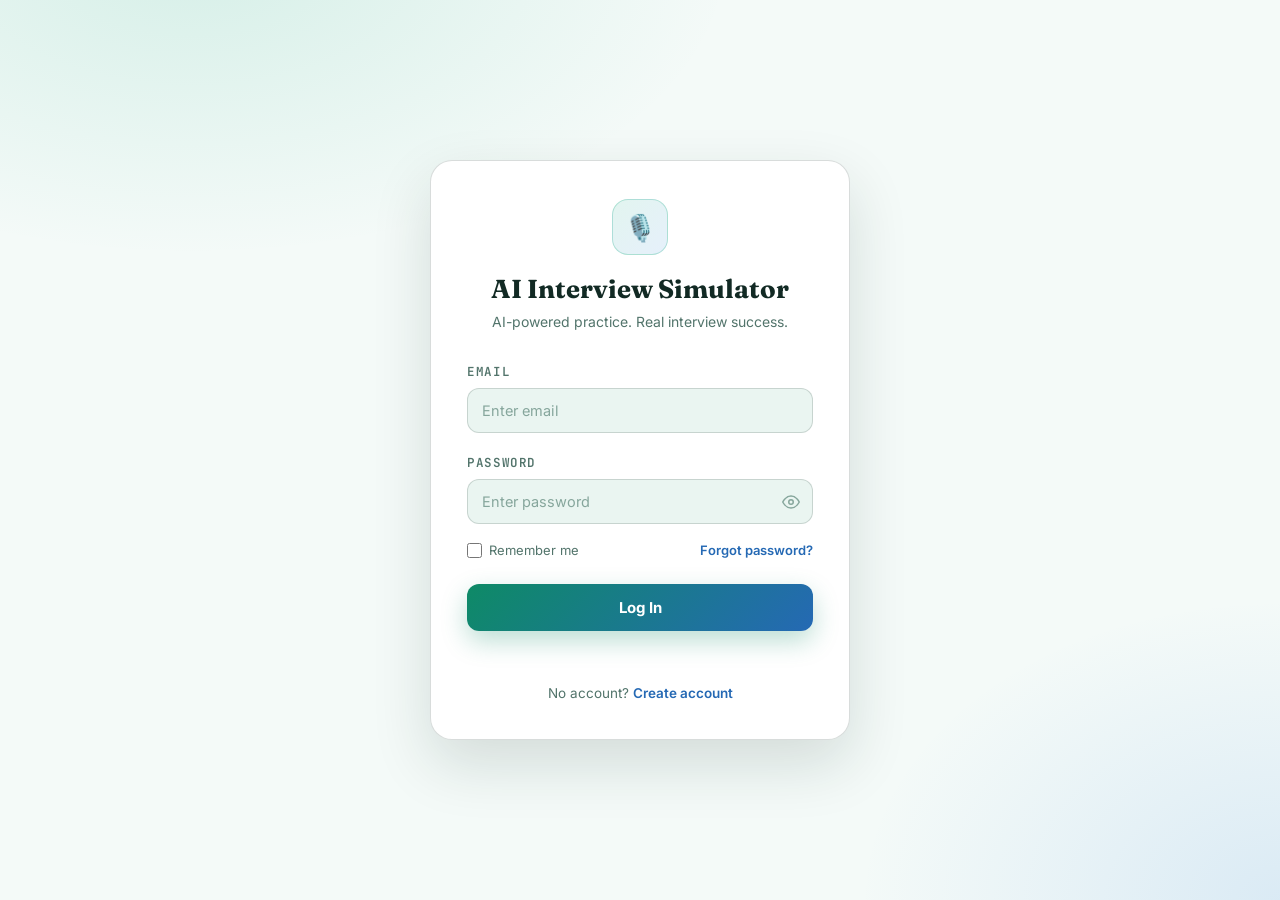
<file: Frontend/index.html>
<!DOCTYPE html>
<html lang="en">
<head>
<meta charset="UTF-8">
<meta name="viewport" content="width=device-width, initial-scale=1.0">

<!-- ═══════════════════════════════════════
     AUTH GUARD — must stay first in <head>,
     before CSS/fonts/anything else.
     Runs synchronously while the browser is
     still parsing <head>, so it redirects
     before the page ever gets painted —
     no flash of index.html content.
═══════════════════════════════════════ -->
<script>
(function () {
  if (localStorage.getItem("loggedIn") !== "true") {
    window.location.replace("01_login.html");
  }
})();
</script>

<!-- ═══════════════════════════════════════
     BACKEND WARM-UP — fires the moment the
     browser starts parsing <head>, in parallel
     with everything else. By the time the user
     opens the chat widget or clicks "Interview",
     Render's container + Groq connection are
     already awake instead of cold-starting on
     the first real request.
═══════════════════════════════════════ -->
<script>
(function warmBackend() {
  fetch("https://ai-interview-simulator-316l.onrender.com/ping").catch(function () {});
})();
</script>

<title>AI Interview Simulator — Rehearse the room before you walk in</title>

<link rel="preconnect" href="https://fonts.googleapis.com">
<link rel="preconnect" href="https://fonts.gstatic.com" crossorigin>
<link href="https://fonts.googleapis.com/css2?family=Fraunces:opsz,wght@9..144,400;9..144,500;9..144,600;9..144,700;9..144,900&family=Inter:wght@400;500;600;700&family=JetBrains+Mono:wght@400;500;600&display=swap" rel="stylesheet">

<style>
/* ═══════════════════════════════════════
   TOKENS
═══════════════════════════════════════ */
:root{
    --bg:            #F4FAF8;
    --bg-elevated:   #FFFFFF;
    --surface:       #EAF5F1;
    --surface-2:     #DCEEE7;
    --border:        rgba(15,42,36,0.09);
    --border-strong: rgba(15,42,36,0.16);

    --text:          #122A24;
    --text-muted:    #52746B;
    --text-faint:    #86A69C;

    --mint:          #1FAE85;
    --mint-deep:     #0E8A66;
    --mint-dim:      rgba(31,174,133,0.13);
    --sky:           #3D8BE0;
    --sky-deep:      #2569B4;
    --sky-dim:       rgba(61,139,224,0.13);
    --coral:         #E0654C;

    --display: 'Fraunces', Georgia, serif;
    --body:    'Inter', -apple-system, sans-serif;
    --mono:    'JetBrains Mono', 'Courier New', monospace;

    --radius: 18px;
    --radius-sm: 10px;
}

*{ box-sizing:border-box; }
html{ scroll-behavior:smooth; }

body{
    margin:0;
    background:var(--bg);
    color:var(--text);
    font-family:var(--body);
    line-height:1.6;
    -webkit-font-smoothing:antialiased;
    overflow-x:hidden;
}

/* ambient grain / spotlight backdrop, fixed behind everything */
body::before{
    content:"";
    position:fixed;
    inset:0;
    z-index:-2;
    background:
        radial-gradient(ellipse 900px 500px at 18% -5%, rgba(31,174,133,0.12), transparent 60%),
        radial-gradient(ellipse 700px 500px at 100% 20%, rgba(61,139,224,0.12), transparent 60%),
        var(--bg);
}

a{ color:inherit; text-decoration:none; }
h1,h2,h3{ font-family:var(--display); margin:0; font-weight:600; letter-spacing:-0.01em; }
p{ margin:0; }
.eyebrow{
    font-family:var(--mono);
    font-size:11.5px;
    letter-spacing:0.14em;
    text-transform:uppercase;
    color:var(--mint-deep);
    display:inline-flex;
    align-items:center;
    gap:8px;
}
.eyebrow::before{
    content:"";
    width:5px; height:5px;
    border-radius:50%;
    background:var(--mint);
    box-shadow:0 0 8px rgba(31,174,133,0.5);
}

::selection{ background:var(--mint); color:#fff; }

@media (prefers-reduced-motion: reduce){
    *{ animation-duration:0.01ms !important; animation-iteration-count:1 !important; transition-duration:0.01ms !important; scroll-behavior:auto !important; }
}

/* focus visibility */
a:focus-visible, button:focus-visible, textarea:focus-visible{
    outline:2px solid var(--sky-deep);
    outline-offset:3px;
}

.container{ max-width:1180px; margin:0 auto; padding:0 32px; }

/* ═══════════════════════════════════════
   NAVBAR
═══════════════════════════════════════ */
.navbar{
    position:sticky; top:0; z-index:500;
    background:rgba(244,250,248,0.82);
    backdrop-filter:blur(14px) saturate(140%);
    border-bottom:1px solid var(--border);
}
.navbar .container{
    display:flex; align-items:center; justify-content:space-between;
    height:76px;
}
.brand{ display:flex; align-items:center; gap:12px; }
.brand img{
    width:38px; height:38px; object-fit:contain;
    filter:drop-shadow(0 0 10px rgba(31,174,133,0.3));
}
.brand-text{ font-family:var(--display); font-weight:700; font-size:19px; letter-spacing:-0.01em; }
.brand-text span{ color:var(--mint-deep); }

.nav-links{ display:flex; align-items:center; gap:6px; }
.nav-links a{
    font-size:13.5px; font-weight:500; color:var(--text-muted);
    padding:9px 14px; border-radius:999px;
    transition:color .2s ease, background .2s ease;
}
.nav-links a:hover{ color:var(--text); background:var(--surface); }
.nav-links a:last-child{
    margin-left:6px;
    color:#fff;
    background:var(--mint-deep);
    font-weight:600;
}
.nav-links a:last-child:hover{ background:var(--sky-deep); color:#fff; }

.toggle{
    display:none; cursor:pointer; font-size:22px; color:var(--text);
    background:var(--surface); border:1px solid var(--border);
    width:42px; height:42px; border-radius:10px;
    align-items:center; justify-content:center;
}

@media (max-width: 900px){
    .toggle{ display:flex; }
    .nav-links{
        position:absolute; top:76px; left:0; right:0;
        flex-direction:column; align-items:stretch;
        background:var(--bg-elevated); border-bottom:1px solid var(--border);
        padding:10px 20px 18px; gap:2px;
        display:none;
    }
    .nav-links.show{ display:flex; }
    .nav-links a{ padding:12px 10px; }
}

/* ═══════════════════════════════════════
   HERO — the interview transcript
═══════════════════════════════════════ */
.hero{
    padding:88px 0 96px;
    position:relative;
}
.hero .container{
    display:grid;
    grid-template-columns:1.05fr 0.95fr;
    gap:56px;
    align-items:center;
}
.hero-copy h1{
    font-size:clamp(38px, 4.6vw, 60px);
    line-height:1.06;
    margin:18px 0 22px;
    font-weight:600;
}
.hero-copy h1 em{
    font-style:normal;
    color:var(--mint-deep);
}
.hero-copy p.lede{
    font-size:17px;
    color:var(--text-muted);
    max-width:46ch;
    margin-bottom:34px;
}
.hero-actions{ display:flex; align-items:center; gap:16px; flex-wrap:wrap; }

.btn-primary{
    display:inline-flex; align-items:center; gap:8px;
    background:var(--mint-deep); color:#fff;
    font-weight:700; font-size:14.5px;
    padding:14px 26px; border-radius:999px;
    box-shadow:0 8px 24px rgba(14,138,102,0.25);
    transition:transform .2s ease, box-shadow .2s ease;
}
.btn-primary:hover{ transform:translateY(-2px); box-shadow:0 12px 30px rgba(14,138,102,0.35); }

.btn-ghost{
    display:inline-flex; align-items:center; gap:8px;
    color:var(--text); font-weight:600; font-size:14.5px;
    padding:14px 4px;
    border-bottom:1px solid var(--border-strong);
    transition:border-color .2s ease, color .2s ease;
}
.btn-ghost:hover{ border-color:var(--sky-deep); color:var(--sky-deep); }

.hero-stats{
    display:flex; gap:28px; margin-top:44px;
    padding-top:28px; border-top:1px solid var(--border);
}
.hero-stats div{ font-family:var(--mono); }
.hero-stats .num{ font-size:22px; color:var(--text); font-weight:600; }
.hero-stats .label{ font-size:11px; color:var(--text-faint); text-transform:uppercase; letter-spacing:.08em; margin-top:2px; }

/* transcript card — the signature element */
.transcript-wrap{ position:relative; }
.transcript-wrap::before{
    content:"";
    position:absolute; inset:-40px;
    background:radial-gradient(circle at 50% 30%, rgba(31,174,133,0.16), transparent 65%);
    filter:blur(10px);
    pointer-events:none;
}
.transcript-card{
    position:relative;
    background:var(--surface);
    border:1px solid var(--border-strong);
    border-radius:var(--radius);
    padding:0;
    box-shadow:0 24px 56px rgba(15,42,36,0.14);
    overflow:hidden;
}
.transcript-head{
    display:flex; align-items:center; justify-content:space-between;
    padding:16px 20px;
    border-bottom:1px solid var(--border);
    background:var(--bg-elevated);
}
.transcript-head .who{ display:flex; align-items:center; gap:9px; font-size:12.5px; color:var(--text-muted); font-family:var(--mono); }
.rec-dot{ width:8px; height:8px; border-radius:50%; background:var(--coral); box-shadow:0 0 8px var(--coral); animation:recpulse 1.6s infinite; }
@keyframes recpulse{ 0%,100%{opacity:1;} 50%{opacity:.35;} }

.transcript-body{ padding:22px 20px 26px; display:flex; flex-direction:column; gap:14px; min-height:260px; }
.bubble{
    max-width:86%; padding:12px 15px; border-radius:14px;
    font-size:13.5px; line-height:1.55;
    opacity:0; transform:translateY(8px);
    animation:bubbleIn .5s ease forwards;
}
.bubble.q{
    align-self:flex-start;
    background:var(--surface-2);
    border:1px solid var(--border);
    border-bottom-left-radius:4px;
    color:var(--text);
}
.bubble.a{
    align-self:flex-end;
    background:linear-gradient(135deg, rgba(61,139,224,0.14), rgba(61,139,224,0.05));
    border:1px solid rgba(61,139,224,0.3);
    border-bottom-right-radius:4px;
    color:#123258;
}
.bubble .tag{ font-family:var(--mono); font-size:10px; letter-spacing:.08em; text-transform:uppercase; opacity:.65; margin-bottom:5px; font-weight:600; }
.bubble .msg{ margin:0; }
@keyframes bubbleIn{ to{ opacity:1; transform:translateY(0); } }
.bubble:nth-child(1){ animation-delay:.15s; }
.bubble:nth-child(2){ animation-delay:.75s; }
.bubble:nth-child(3){ animation-delay:1.35s; }
.bubble:nth-child(4){ animation-delay:1.95s; }

.transcript-foot{
    padding:14px 20px; border-top:1px solid var(--border);
    display:flex; align-items:center; gap:10px;
    font-family:var(--mono); font-size:11.5px; color:var(--text-faint);
}
.transcript-foot .bar{ flex:1; height:4px; border-radius:2px; background:var(--surface-2); overflow:hidden; }
.transcript-foot .bar span{ display:block; height:100%; width:72%; background:linear-gradient(90deg, var(--mint-deep), var(--sky-deep)); }

@media (max-width: 900px){
    .hero .container{ grid-template-columns:1fr; }
    .hero-stats{ flex-wrap:wrap; row-gap:16px; }
}

/* ═══════════════════════════════════════
   REVEAL ON SCROLL
═══════════════════════════════════════ */
.reveal{ opacity:0; transform:translateY(18px); transition:opacity .6s ease, transform .6s ease; }
.reveal.in{ opacity:1; transform:translateY(0); }

/* ═══════════════════════════════════════
   ABOUT / FEATURE CARDS
═══════════════════════════════════════ */
.section{ padding:88px 0; }
.section-title{ max-width:640px; margin-bottom:52px; }
.section-title .eyebrow{ margin-bottom:14px; }
.section-title h2{ font-size:clamp(28px,3vw,38px); margin-bottom:14px; }
.section-title p{ color:var(--text-muted); font-size:15.5px; }

.about-grid{
    display:grid; grid-template-columns:repeat(3,1fr); gap:22px;
}
.about-card{
    background:var(--surface);
    border:1px solid var(--border);
    border-radius:var(--radius);
    padding:30px 26px;
    transition:transform .25s ease, border-color .25s ease, background .25s ease;
    position:relative;
    overflow:hidden;
}
.about-card::after{
    content:"";
    position:absolute; top:-40%; right:-40%;
    width:160px; height:160px; border-radius:50%;
    background:radial-gradient(circle, var(--card-glow, rgba(31,174,133,0.18)), transparent 70%);
    opacity:0; transition:opacity .3s ease;
}
.about-card:hover{ transform:translateY(-4px); border-color:var(--border-strong); background:var(--surface-2); }
.about-card:hover::after{ opacity:1; }
.about-card .icon{
    font-size:22px; width:46px; height:46px;
    display:flex; align-items:center; justify-content:center;
    border-radius:12px; margin-bottom:20px;
    background:var(--mint-dim); border:1px solid rgba(31,174,133,0.28);
}
.about-card:nth-child(2) .icon{ background:var(--sky-dim); border-color:rgba(61,139,224,0.3); }
.about-card:nth-child(3) .icon{ background:rgba(232,103,79,0.14); border-color:rgba(232,103,79,0.3); }
.about-card h3{ font-size:18px; margin-bottom:10px; font-weight:600; }
.about-card p{ color:var(--text-muted); font-size:14px; }

/* ═══════════════════════════════════════
   PROCESS — a real sequence, numbered honestly
═══════════════════════════════════════ */
.process-section{ padding:88px 0; background:var(--bg-elevated); border-top:1px solid var(--border); border-bottom:1px solid var(--border); }
.process-container{
    display:grid; grid-template-columns:repeat(4,1fr); gap:0;
    position:relative;
}
.process-container::before{
    content:"";
    position:absolute; top:26px; left:6%; right:6%; height:1px;
    background:linear-gradient(90deg, transparent, var(--border-strong) 15%, var(--border-strong) 85%, transparent);
}
.process-box{ padding:0 20px; position:relative; }
.process-box span{
    display:flex; align-items:center; justify-content:center;
    width:52px; height:52px; border-radius:50%;
    background:var(--bg-elevated);
    border:1px solid var(--border-strong);
    font-family:var(--mono); font-size:15px; color:var(--mint-deep);
    margin-bottom:22px; position:relative; z-index:2;
}
.process-box h3{ font-size:16px; margin-bottom:8px; font-weight:600; }
.process-box p{ color:var(--text-muted); font-size:13.5px; }

@media (max-width: 900px){
    .about-grid, .process-container{ grid-template-columns:1fr; gap:26px; }
    .process-container::before{ display:none; }
}

/* ═══════════════════════════════════════
   WEBSITE INFO
═══════════════════════════════════════ */
.website-info .container{
    display:grid; grid-template-columns:0.8fr 1.2fr; gap:60px; align-items:start;
}
.website-info h2{ font-size:clamp(26px,3vw,34px); line-height:1.2; }
.website-container p{ color:var(--text-muted); font-size:15px; margin-bottom:18px; }
.website-container p:last-child{ margin-bottom:0; }
@media (max-width:900px){ .website-info .container{ grid-template-columns:1fr; gap:24px; } }

/* ═══════════════════════════════════════
   CTA
═══════════════════════════════════════ */
.cta-section{
    margin:0 32px 90px; padding:70px 40px;
    max-width:1116px; margin-left:auto; margin-right:auto;
    border-radius:28px;
    text-align:center;
    background:
        radial-gradient(ellipse 500px 260px at 50% 0%, rgba(31,174,133,0.16), transparent 70%),
        var(--surface);
    border:1px solid var(--border-strong);
    position:relative;
    overflow:hidden;
}
.cta-section h2{ font-size:clamp(28px,3.4vw,40px); margin-bottom:14px; }
.cta-section p{ color:var(--text-muted); font-size:16px; margin-bottom:32px; }
.cta-btn{
    display:inline-flex; align-items:center; gap:8px;
    background:var(--mint-deep); color:#ffffff; font-weight:700; font-size:15px;
    padding:15px 32px; border-radius:999px;
    box-shadow:0 10px 28px rgba(31,174,133,0.3);
    transition:transform .2s ease;
}
.cta-btn:hover{ transform:translateY(-2px) scale(1.02); }

/* ═══════════════════════════════════════
   FLOATING CHATBOT
═══════════════════════════════════════ */
#chatFab{
    position:fixed; bottom:28px; right:28px;
    width:64px; height:64px; border:none; border-radius:50%;
    cursor:pointer; overflow:visible;
    display:flex; align-items:center; justify-content:center;
    background:var(--mint-deep);
    box-shadow:0 10px 30px rgba(14,138,102,0.35);
    transition:transform .25s ease, box-shadow .25s ease;
    z-index:9999;
}
#chatFab::before{
    content:"";
    position:absolute; inset:-6px; border-radius:50%;
    border:1px solid rgba(31,174,133,0.35);
    animation:fabring 2.4s ease-out infinite;
}
@keyframes fabring{
    0%{ transform:scale(0.9); opacity:.8; }
    100%{ transform:scale(1.35); opacity:0; }
}
#chatFab img{ width:28px; height:28px; object-fit:contain; filter:brightness(0) invert(1); opacity:.95; position:relative; z-index:2; }
#chatFab:hover{ transform:translateY(-4px) scale(1.06); box-shadow:0 16px 38px rgba(14,138,102,0.45); }
#chatFab:active{ transform:scale(.95); }

#chatBadge{
    position:fixed; bottom:74px; right:22px;
    background:var(--coral); color:white;
    font-family:var(--mono); font-size:11px; font-weight:700;
    border-radius:999px; padding:2px 7px; z-index:10000; display:none;
    box-shadow:0 0 0 3px var(--bg);
}

#chatWindow{
    position:fixed; bottom:104px; right:28px;
    width:376px; height:530px;
    background:var(--bg-elevated);
    backdrop-filter:blur(20px);
    border-radius:20px;
    border:1px solid var(--border-strong);
    box-shadow:0 20px 50px rgba(15,42,36,0.18);
    display:none; flex-direction:column; z-index:9998; overflow:hidden;
    font-family:var(--body);
    animation:slideUp .3s ease;
}
@keyframes slideUp{ from{ opacity:0; transform:translateY(16px); } to{ opacity:1; transform:translateY(0); } }
#chatWindow.open{ display:flex; }

.cw-header{
    background:var(--surface); padding:15px 16px;
    display:flex; align-items:center; justify-content:space-between;
    border-bottom:1px solid var(--border); flex-shrink:0;
}
.cw-header-left{ display:flex; align-items:center; gap:10px; }
.cw-avatar{
    width:36px; height:36px; border-radius:10px;
    display:flex; align-items:center; justify-content:center; flex-shrink:0;
    background:var(--mint-dim); border:1px solid rgba(31,174,133,0.3);
}
.cw-title{ color:var(--text); font-weight:700; font-size:14px; }
.cw-sub{ color:var(--text-faint); font-size:11px; margin-top:1px; font-family:var(--mono); }
.cw-dot{ display:inline-block; width:7px; height:7px; background:var(--sky-deep); border-radius:50%; margin-right:5px; vertical-align:middle; animation:cwpulse 2s infinite; }
@keyframes cwpulse{ 0%,100%{ opacity:1; } 50%{ opacity:.4; } }
.cw-close{
    background:var(--surface-2); border:1px solid var(--border); color:var(--text);
    width:28px; height:28px; border-radius:8px; cursor:pointer; font-size:13px;
    display:flex; align-items:center; justify-content:center; transition:background .2s;
}
.cw-close:hover{ background:var(--border-strong); }

.cw-messages{
    flex:1; overflow-y:auto; padding:16px;
    display:flex; flex-direction:column; gap:10px; scroll-behavior:smooth;
}
.cw-messages::-webkit-scrollbar{ width:3px; }
.cw-messages::-webkit-scrollbar-thumb{ background:var(--border-strong); border-radius:3px; }

.cw-msg-ai{
    background:var(--surface); border:1px solid var(--border);
    color:var(--text); padding:11px 14px;
    border-radius:14px 14px 14px 3px; font-size:13px; line-height:1.6;
    max-width:88%; width:fit-content; white-space:pre-wrap;
}
.cw-msg-user{
    background:linear-gradient(135deg, var(--sky), var(--sky-deep));
    color:#ffffff; padding:11px 14px; font-weight:500;
    border-radius:14px 14px 3px 14px; font-size:13px; line-height:1.6;
    max-width:88%; width:fit-content; margin-left:auto;
}

.cw-typing{
    display:flex; gap:5px; align-items:center; padding:11px 14px;
    background:var(--surface); border:1px solid var(--border);
    border-radius:14px 14px 14px 3px; width:fit-content;
}
.cw-typing span{ width:6px; height:6px; background:var(--text-muted); border-radius:50%; animation:cwbounce 1.2s infinite; opacity:.7; }
.cw-typing span:nth-child(2){ animation-delay:.2s; }
.cw-typing span:nth-child(3){ animation-delay:.4s; }
@keyframes cwbounce{ 0%,60%,100%{ transform:translateY(0); } 30%{ transform:translateY(-5px); } }

.cw-quick{ display:flex; gap:6px; padding:0 16px 12px; flex-wrap:wrap; flex-shrink:0; }
.cw-quick button{
    background:var(--mint-dim); border:1px solid rgba(31,174,133,0.3); color:var(--mint-deep);
    border-radius:999px; font-size:11px; font-weight:500; padding:5px 11px; cursor:pointer;
    transition:.2s; white-space:nowrap; font-family:var(--body);
}
.cw-quick button:hover{ background:rgba(31,174,133,0.22); color:#0E8A66; }

.cw-input-row{
    display:flex; padding:13px; gap:8px;
    background:var(--surface); border-top:1px solid var(--border);
    flex-shrink:0; align-items:flex-end;
}
.cw-input-row textarea{
    flex:1; background:var(--surface-2); border:1px solid var(--border);
    border-radius:12px; color:var(--text); font-size:13px; padding:9px 12px;
    outline:none; resize:none; font-family:var(--body);
    min-height:38px; max-height:100px; line-height:1.4;
}
.cw-input-row textarea::placeholder{ color:var(--text-faint); }
.cw-input-row textarea:focus{ border-color:var(--sky-deep); }

.cw-send{
    width:38px; height:38px; border-radius:11px;
    background:var(--mint-deep); border:none; color:#ffffff; font-size:15px;
    cursor:pointer; flex-shrink:0;
    display:flex; align-items:center; justify-content:center; transition:.2s;
}
.cw-send:hover{ transform:scale(1.08); }
.cw-send:disabled{ opacity:.4; cursor:not-allowed; transform:none; }

@media (max-width: 420px){
    #chatWindow{ width:calc(100vw - 20px); right:10px; bottom:92px; }
}

/* ═══════════════════════════════════════
   FOOTER
═══════════════════════════════════════ */
.footer{
    padding:36px 0 44px; text-align:center;
    color:var(--text-faint); font-size:12.5px; font-family:var(--mono);
    border-top:1px solid var(--border);
}
</style>
</head>

<body>

<!-- NAVBAR -->
<nav class="navbar">
<div class="container">
    <div class="brand" style="display:flex;align-items:center;gap:10px;">
        <img src="https://res.cloudinary.com/dfzdsdoa5/image/upload/v1781800027/transformation_mtvkqb.png" width="50" height="50" alt="">
        <div class="brand-text">AI <span>Interview</span></div>
    </div>

    <div class="toggle" onclick="menu()">☰</div>

    <div class="nav-links" id="nav">
        <a href="ai_analysis.html">AI Resume Analysis </a>
        <a href="interview.html">Interview </a>
        <a href="skill.html">Skill Gap</a>
        <a href="road.html">Career Roadmap</a>
        <a href="resources.html">Resources</a>
        <a href="#" onclick="logout()">Logout</a>
    </div>
</div>
</nav>

<!-- ================= HERO ================= -->
<section class="hero">
<div class="container">

    <div class="hero-copy">
        <span class="eyebrow">Interview rehearsal, on demand</span>
        <h1>Walk into the room<br>like you've <em>already</em><br>had this interview.</h1>
        <p class="lede">Upload your resume, get matched with realistic AI-generated questions for your target role, and answer them out loud until the room stops feeling unfamiliar.</p>
        <div class="hero-actions">
            <a href="interview.html" class="btn-primary">Start a mock interview →</a>
            <a href="resume.html" class="btn-ghost">Analyze my resume</a>
        </div>

        <div class="hero-stats">
            <div><div class="num">10,000+</div><div class="label">Questions generated</div></div>
            <div><div class="num">ATS</div><div class="label">Resume scoring</div></div>
            <div><div class="num">24/7</div><div class="label">Practice availability</div></div>
        </div>
    </div>

    <div class="transcript-wrap reveal">
        <div class="transcript-card">
            <div class="transcript-head">
                <div class="who"><span class="rec-dot"></span>LIVE MOCK SESSION</div>
                <div style="font-family:var(--mono);font-size:11px;color:var(--text-faint);">Company Fit Round</div>
            </div>
            <div class="transcript-body">
                <div class="bubble q"><div class="tag">Interviewer</div><p class="msg">What made you apply here specifically?</p></div>
                <div class="bubble a"><div class="tag">You</div><p class="msg">Your engineering blog post on moving to event-driven billing — I want to work on that class of problem.</p></div>
                <div class="bubble q"><div class="tag">Interviewer</div><p class="msg">How does your degree connect to that?</p></div>
                <div class="bubble a"><div class="tag">You</div><p class="msg">My thesis was on distributed consistency, so I've already debugged bugs like the ones you're describing.</p></div>
            </div>
            <div class="transcript-foot">
                <span>Readiness</span>
                <div class="bar"><span></span></div>
                <span>72%</span>
            </div>
        </div>
    </div>

</div>
</section>

<!-- ================= ABOUT ================= -->
<section class="section">
<div class="container">

    <div class="section-title reveal">
        <span class="eyebrow">What's inside</span>
        <h2>Three tools, one goal: less surprise on interview day.</h2>
        <p>Prepare the way you'd want a mentor to push you — honest feedback on your resume, questions that actually match the job, and a record of where you're improving.</p>
    </div>

    <div class="about-grid">
        <div class="about-card reveal">
            <div class="icon">📄</div>
            <h3>Resume Intelligence</h3>
            <p>Upload your resume to receive an ATS score, extracted skills, and personalized AI analysis with specific, actionable improvements for formatting, keywords, projects, and missing skills—helping you optimize your resume and boost your interview readiness instead of relying on generic advice.</p>
        </div>
        <div class="about-card reveal">
            <div class="icon">🎙️</div>
            <h3>AI Interviewer</h3>
            <p> Practice role-specific technical and HR interviews with AI-generated questions that adapt to your responses in real time. Receive instant feedback, follow-up questions, and detailed performance insights to improve your confidence, communication, and interview skills just like a real interview panel.</p>
        </div>
        <div class="about-card reveal">
            <div class="icon">📈</div>
            <h3>Progress Tracking</h3>
            <p>Track your interview performance with a dynamic AI readiness score that updates after every session. Identify strengths, uncover weak areas across technical, HR, behavioral, and system design rounds, and receive personalized recommendations to improve your overall interview readiness.</p>
        </div>
    </div>

</div>
</section>

<!-- ================= PROCESS ================= -->
<section class="process-section">
<div class="container">

    <div class="section-title reveal">
        <span class="eyebrow">The four rounds</span>
        <h2>How it works</h2>
    </div>

    <div class="process-container">
        <div class="process-box reveal"><span>01</span><h3>Upload resume</h3><p>Submit your resume so the AI understands your background before it starts asking questions.</p></div>
        <div class="process-box reveal"><span>02</span><h3>Get insights</h3><p>Receive your ATS score, extracted skills, and a readiness snapshot in under a minute.</p></div>
        <div class="process-box reveal"><span>03</span><h3>Practice interviews</h3><p>Work through AI-generated questions matched to your target role, out loud or typed.</p></div>
        <div class="process-box reveal"><span>04</span><h3>Track progress</h3><p>Watch your readiness score move as you close the gaps round by round.</p></div>
    </div>

</div>
</section>

<!-- ================= ABOUT WEBSITE ================= -->
<section class="section website-info">
<div class="container">

    <h2 class="reveal">Built to close the gap between<br>classroom and interview room.</h2>

    <div class="website-container reveal">
        <p>AI Interview Simulator is an interview preparation platform for students and professionals who want to practice before it counts. It combines resume analysis, AI-generated mock interviews, and progress tracking in one place.</p>
        <p>Upload a resume for feedback, work through HR and technical rounds generated for your target role, and track your overall readiness from a single dashboard.</p>
        <p>The goal is simple: give you a real rehearsal, in a low-stakes setting, before the interview that actually matters.</p>
    </div>

</div>
</section>

<!-- ================= CTA ================= -->
<section class="cta-section reveal">
    <h2>Ready to crack your next interview?</h2>
    <p>Start practicing with AI and build real confidence before your dream interview.</p>
    <a href="interview.html" class="cta-btn">Start now →</a>
</section>

<footer class="footer">AI INTERVIEW SIMULATOR</footer>

<!-- ═══════════════════════════════════════
     FLOATING CHATBOT
═══════════════════════════════════════ -->
<div id="chatBadge">1</div>

<button id="chatFab" onclick="toggleChat()" aria-label="Open AI Assistant">
    <img src="https://res.cloudinary.com/dfzdsdoa5/image/upload/v1782108251/cloud-computing_gpqeu0.png" alt="AI Assistant">
</button>

<div id="chatWindow">
    <div class="cw-header">
        <div class="cw-header-left">
            <div class="cw-avatar"><img src="https://res.cloudinary.com/dfzdsdoa5/image/upload/v1782985049/artificial-intelligence_lnaqit.png" style="width:22px;height:22px;" alt=""></div>
            <div>
                <div class="cw-title">AI Assistant</div>
                <div class="cw-sub"><span class="cw-dot"></span>Online — Ask me anything</div>
            </div>
        </div>
        <button class="cw-close" onclick="toggleChat()" aria-label="Close chat">✕</button>
    </div>

    <div class="cw-messages" id="cwMessages"></div>

    <div class="cw-quick" id="cwQuick">
        <button onclick="quickSend('How do I prepare for a technical interview?')">💡 Tech prep tips</button>
        <button onclick="quickSend('What is ATS score?')">📄 ATS score</button>
        <button onclick="quickSend('Give me a sample interview question')">🎯 Sample question</button>
        <button onclick="quickSend('How to answer Tell me about yourself?')">🗣️ Tell me about yourself</button>
    </div>

    <div class="cw-input-row">
        <textarea id="cwInput" placeholder="Ask anything about interviews..." rows="1"></textarea>
        <button class="cw-send" id="cwSend" onclick="cwSendMsg()" aria-label="Send message">➤</button>
    </div>
</div>


<script>
// ── ORIGINAL SCRIPTS (unchanged behavior) ──
async function uploadResume() {
    let file = document.getElementById("fileInput").files[0];
    if (!file) { alert("Upload Resume First"); return; }
    let formData = new FormData();
    formData.append("resume", file);
    try {
        let response = await fetch("https://ai-interview-simulator-316l.onrender.com/analyze-resume", { method: "POST", body: formData });
        let data = await response.json();
        document.getElementById("atsScore").innerHTML = data.ats_score + "%";
        document.getElementById("resumeScore").innerHTML = data.resume_score + "%";
        document.getElementById("readinessScore").innerHTML = data.readiness + "%";
        document.getElementById("skillsCount").innerHTML = data.skills;
        alert("Resume Analyzed");
    } catch (error) {
        console.log(error);
        alert("Backend not running");
    }
}

function menu() {
    document.getElementById("nav").classList.toggle("show");
}

function logout() {
    localStorage.clear();
    sessionStorage.clear();
    window.location.href = "01_login.html";
}

// ── CHATBOT ──
const BACKEND = "https://ai-interview-simulator-316l.onrender.com";
let cwHistory = [];
let cwBusy = false;
let chatOpened = false;

function toggleChat() {
    const win = document.getElementById("chatWindow");
    const badge = document.getElementById("chatBadge");
    win.classList.toggle("open");
    badge.style.display = "none";

    if (!chatOpened) {
        chatOpened = true;
        cwWelcome();
    }
}

async function cwWelcome() {
    cwAddAI("👋 Hi! I'm your AI Interview Assistant.\n\nI can help you with:\n• Interview tips & strategies\n• Resume advice\n• Practice questions\n• Career guidance\n\nWhat would you like to know?");
}

function cwAddAI(text) {
    cwRemoveTyping();
    const div = document.createElement("div");
    div.className = "cw-msg-ai";
    div.textContent = text;
    document.getElementById("cwMessages").appendChild(div);
    cwScroll();
}

function cwAddUser(text) {
    const div = document.createElement("div");
    div.className = "cw-msg-user";
    div.textContent = text;
    document.getElementById("cwMessages").appendChild(div);
    cwScroll();
    document.getElementById("cwQuick").style.display = "none";
}

function cwShowTyping() {
    cwRemoveTyping();
    const div = document.createElement("div");
    div.className = "cw-typing";
    div.id = "cwTyping";
    div.innerHTML = "<span></span><span></span><span></span>";
    document.getElementById("cwMessages").appendChild(div);
    cwScroll();
}

function cwRemoveTyping() {
    const t = document.getElementById("cwTyping");
    if (t) t.remove();
}

function cwScroll() {
    const m = document.getElementById("cwMessages");
    m.scrollTop = m.scrollHeight;
}

function quickSend(text) {
    document.getElementById("cwInput").value = text;
    cwSendMsg();
}

async function cwSendMsg() {
    const input = document.getElementById("cwInput");
    const text = input.value.trim();
    if (!text || cwBusy) return;

    cwAddUser(text);
    input.value = "";
    input.style.height = "auto";

    cwHistory.push({ role: "user", content: text });
    cwShowTyping();
    cwBusy = true;
    document.getElementById("cwSend").disabled = true;

    try {
        const res = await fetch(`${BACKEND}/assistant`, {
            method: "POST",
            headers: { "Content-Type": "application/json" },
            body: JSON.stringify({ message: text, history: cwHistory })
        });
        const data = await res.json();
        cwHistory = data.history || cwHistory;
        cwAddAI(data.reply);
    } catch (e) {
        cwAddAI("⚠️ Could not connect to the AI. Please check your internet connection.");
    } finally {
        cwBusy = false;
        document.getElementById("cwSend").disabled = false;
    }
}

document.getElementById("cwInput").addEventListener("input", function () {
    this.style.height = "auto";
    this.style.height = Math.min(this.scrollHeight, 100) + "px";
});

document.getElementById("cwInput").addEventListener("keydown", function (e) {
    if (e.key === "Enter" && !e.shiftKey) {
        e.preventDefault();
        cwSendMsg();
    }
});

setTimeout(() => {
    if (!chatOpened) {
        document.getElementById("chatBadge").style.display = "block";
    }
}, 3000);

// ── SCROLL REVEAL ──
const revealEls = document.querySelectorAll('.reveal');
if ('IntersectionObserver' in window) {
    const io = new IntersectionObserver((entries) => {
        entries.forEach(entry => {
            if (entry.isIntersecting) {
                entry.target.classList.add('in');
                io.unobserve(entry.target);
            }
        });
    }, { threshold: 0.15 });
    revealEls.forEach(el => io.observe(el));
} else {
    revealEls.forEach(el => el.classList.add('in'));
}
</script>

</body>
</html>
</file>
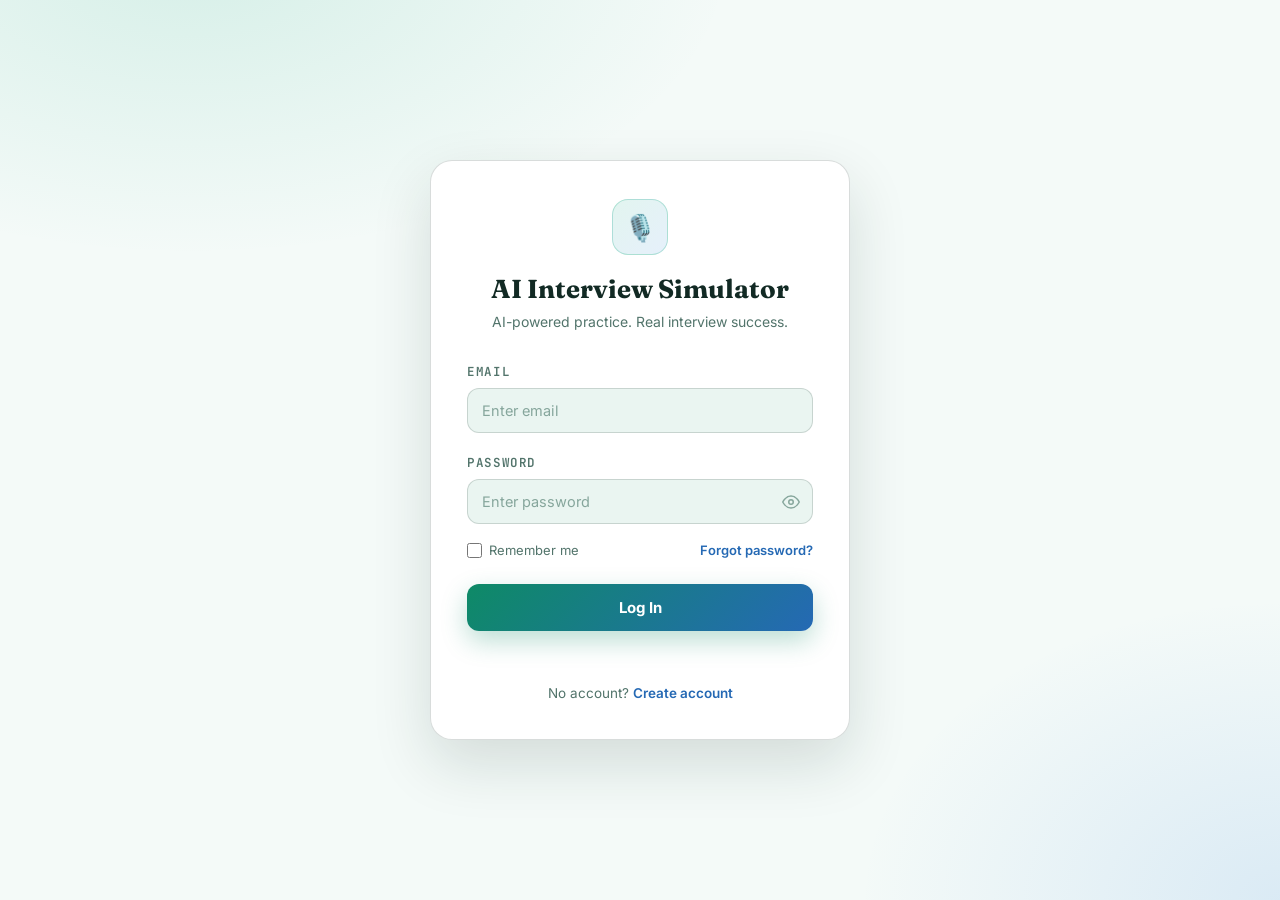
<file: Frontend/01_login.html>
<!DOCTYPE html>
<html lang="en">
<head>
<meta charset="UTF-8">
<meta name="viewport" content="width=device-width, initial-scale=1.0">
<title>Log In — AI Interview Simulator</title>

<!-- ═══════════════════════════════════════
     BACKEND WARM-UP — fires the instant this
     page starts loading (this is the very first
     page most users hit). By the time they've
     typed their email/password and clicked Log In,
     Render's container is already awake, so the
     /login request itself is fast.
═══════════════════════════════════════ -->
<script>
(function warmBackend() {
  fetch("https://ai-interview-simulator-316l.onrender.com/ping").catch(function () {});
})();
</script>

<link rel="preconnect" href="https://fonts.googleapis.com">
<link rel="preconnect" href="https://fonts.gstatic.com" crossorigin>
<link href="https://fonts.googleapis.com/css2?family=Fraunces:opsz,wght@9..144,500;9..144,600;9..144,700;9..144,900&family=Inter:wght@400;500;600;700&family=JetBrains+Mono:wght@400;500;600&display=swap" rel="stylesheet">

<style>
:root{
    --bg:            #F4FAF8;
    --bg-elevated:   #FFFFFF;
    --surface:       #EAF5F1;
    --surface-2:     #DCEEE7;
    --border:        rgba(15,42,36,0.09);
    --border-strong: rgba(15,42,36,0.16);

    --text:          #122A24;
    --text-muted:    #52746B;
    --text-faint:    #86A69C;

    --mint:          #1FAE85;
    --mint-deep:     #0E8A66;
    --mint-dim:      rgba(31,174,133,0.13);
    --sky:           #3D8BE0;
    --sky-deep:      #2569B4;
    --sky-dim:       rgba(61,139,224,0.13);
    --coral:         #E0654C;
    --coral-dim:     rgba(224,101,76,0.12);

    --display: 'Fraunces', Georgia, serif;
    --body:    'Inter', -apple-system, sans-serif;
    --mono:    'JetBrains Mono', 'Courier New', monospace;
}

*{ margin:0; padding:0; box-sizing:border-box; }

body{
    font-family: var(--body);
    min-height: 100vh;
    display:flex;
    justify-content:center;
    align-items:center;
    background: var(--bg);
    color: var(--text);
    padding: 24px;
    -webkit-font-smoothing:antialiased;
}
body::before{
    content:"";
    position:fixed; inset:0; z-index:-1;
    background:
        radial-gradient(ellipse 900px 500px at 15% -5%, rgba(31,174,133,0.14), transparent 60%),
        radial-gradient(ellipse 700px 500px at 100% 100%, rgba(61,139,224,0.14), transparent 60%),
        var(--bg);
}
::selection{ background:var(--mint); color:#fff; }
a:focus-visible, button:focus-visible, input:focus-visible{ outline:2px solid var(--sky-deep); outline-offset:2px; }

/* LOGIN CARD */
.login{
  width: 420px;
  max-width: 100%;
  padding: 38px 36px;
  border-radius: 22px;
  background: var(--bg-elevated);
  border: 1px solid var(--border-strong);
  box-shadow: 0 24px 60px rgba(15,42,36,0.14);
  transition: box-shadow .3s ease;
}
.login:hover{ box-shadow: 0 28px 70px rgba(15,42,36,0.18); }

.logo{
  width:56px; height:56px; border-radius:16px;
  display:flex; align-items:center; justify-content:center;
  margin:0 auto 18px;
  background: linear-gradient(135deg, var(--mint-dim), var(--sky-dim));
  border: 1px solid rgba(31,174,133,0.28);
  font-size: 26px;
}

.title{
  text-align:center;
  font-family: var(--display);
  font-size: 26px;
  font-weight: 700;
  color: var(--text);
}

.subtitle{
  text-align:center;
  color: var(--text-muted);
  font-size: 14px;
  margin-top: 8px;
  margin-bottom: 30px;
}

.input{ margin-bottom: 18px; }

.input label{
  font-size: 12.5px;
  font-weight: 600;
  color: var(--text-muted);
  font-family: var(--mono);
  text-transform: uppercase;
  letter-spacing: .05em;
}

.input input{
  width:100%;
  padding: 13px 14px;
  margin-top: 8px;
  border-radius: 12px;
  border: 1px solid var(--border-strong);
  background: var(--surface);
  color: var(--text);
  font-family: var(--body);
  font-size: 14.5px;
  transition: border-color .2s ease, background .2s ease;
}
.input input::placeholder{ color: var(--text-faint); }
.input input:focus{
  outline:none;
  border-color: var(--sky-deep);
  background: var(--bg-elevated);
}

.password-wrap{
  position:relative;
  margin-top:8px; /* moved here from .input input so the wrapper's box exactly matches the input's box, keeping the button truly centered */
}
.password-wrap input{ margin-top:0; padding-right: 44px; }
.toggle-password{
  position:absolute;
  right:6px;
  top:50%;
  transform:translateY(-50%);
  width:32px; height:32px;
  border:none;
  background:transparent;
  color: var(--text-faint);
  cursor:pointer;
  border-radius:8px;
  display:flex; align-items:center; justify-content:center;
  transition: color .2s ease, background .2s ease;
}
.toggle-password:hover{ color: var(--text-muted); background: var(--surface-2); }
.toggle-password svg{ width:18px; height:18px; }

.options{
  display:flex;
  justify-content:space-between;
  align-items:center;
  margin-bottom: 26px;
  font-size: 13px;
  color: var(--text-muted);
}
.options label{ display:flex; align-items:center; gap:7px; cursor:pointer; }
.options input[type=checkbox]{ accent-color: var(--mint-deep); width:15px; height:15px; cursor:pointer; }
.options a{ color: var(--sky-deep); font-weight:600; }
.options a:hover{ text-decoration: underline; }

.login-btn{
  width:100%;
  padding: 14px;
  border:none;
  border-radius: 12px;
  font-size: 15px;
  font-weight: 700;
  font-family: var(--body);
  background: linear-gradient(135deg, var(--mint-deep), var(--sky-deep));
  color:#fff;
  cursor:pointer;
  box-shadow: 0 10px 26px rgba(14,138,102,0.28);
  transition: transform .2s ease, box-shadow .2s ease, opacity .2s ease;
  display:flex; align-items:center; justify-content:center; gap:9px;
}
.login-btn:hover{ transform:translateY(-2px); box-shadow: 0 14px 32px rgba(14,138,102,0.36); }
.login-btn:active{ transform:translateY(0); }
.login-btn:disabled{
  opacity: .75;
  cursor: not-allowed;
  transform: none;
}

/* small spinner shown inside the button while a login request is in flight */
.spinner{
  width:15px; height:15px;
  border:2px solid rgba(255,255,255,0.4);
  border-top-color:#fff;
  border-radius:50%;
  display:none;
  animation: spin .7s linear infinite;
}
.login-btn.loading .spinner{ display:inline-block; }
.login-btn.loading .btn-text{ opacity:.85; }
@keyframes spin{ to{ transform: rotate(360deg); } }

.footer{
  text-align:center;
  margin-top: 22px;
  font-size: 13.5px;
  color: var(--text-muted);
}

a{ color: var(--sky-deep); text-decoration:none; font-weight:600; }
a:hover{ text-decoration: underline; }

#error{
  margin-top: 14px;
  min-height: 18px;
  color: var(--coral);
  text-align:center;
  font-size: 13.5px;
  font-weight:500;
}
</style>
</head>

<body>

<div class="login">

  <div class="logo">🎙️</div>

  <div class="title">AI Interview Simulator</div>
  <div class="subtitle">AI-powered practice. Real interview success.</div>

  <div class="input">
    <label>Email</label>
    <input id="email" placeholder="Enter email">
  </div>

  <div class="input">
    <label>Password</label>
    <div class="password-wrap">
      <input type="password" id="password" placeholder="Enter password">
      <button type="button" class="toggle-password" id="togglePassword" onclick="togglePasswordVisibility()" aria-label="Show password">
        <svg id="eyeIcon" viewBox="0 0 24 24" fill="none" stroke="currentColor" stroke-width="2" stroke-linecap="round" stroke-linejoin="round"><path d="M1 12s4-8 11-8 11 8 11 8-4 8-11 8-11-8-11-8Z"></path><circle cx="12" cy="12" r="3"></circle></svg>
        <svg id="eyeOffIcon" viewBox="0 0 24 24" fill="none" stroke="currentColor" stroke-width="2" stroke-linecap="round" stroke-linejoin="round" style="display:none;"><path d="M9.88 9.88a3 3 0 1 0 4.24 4.24"></path><path d="M10.73 5.08A10.43 10.43 0 0 1 12 5c7 0 11 8 11 8a13.16 13.16 0 0 1-3.05 3.94M6.61 6.61A13.526 13.526 0 0 0 1 12s4 8 11 8a9.74 9.74 0 0 0 5.39-1.61"></path><line x1="2" y1="2" x2="22" y2="22"></line></svg>
      </button>
    </div>
  </div>

  <div class="options">
    <label><input type="checkbox"> Remember me</label>
    <a href="03_forgot_password.html">Forgot password?</a>
  </div>

  <button class="login-btn" id="loginBtn" onclick="login()">
    <span class="spinner"></span>
    <span class="btn-text">Log In</span>
  </button>

  <div id="error"></div>

  <div class="footer">
    No account? <a href="02_register.html">Create account</a>
  </div>

</div>

<script>

function togglePasswordVisibility(){
  let pwd = document.getElementById("password");
  let eyeIcon = document.getElementById("eyeIcon");
  let eyeOffIcon = document.getElementById("eyeOffIcon");
  let btn = document.getElementById("togglePassword");

  let showing = pwd.type === "password";
  pwd.type = showing ? "text" : "password";
  eyeIcon.style.display = showing ? "none" : "block";
  eyeOffIcon.style.display = showing ? "block" : "none";
  btn.setAttribute("aria-label", showing ? "Hide password" : "Show password");
}

async function login(){

let email =
document
.getElementById("email")
.value
.trim();

let password =
document
.getElementById("password")
.value
.trim();

let error =
document
.getElementById("error");

let btn = document.getElementById("loginBtn");
let btnText = btn.querySelector(".btn-text");


error.innerHTML="";


if(
email===""
||
password===""
){

error.innerHTML=
"Fill all fields";

return;

}

// Immediate visual feedback the instant the click happens —
// button locks and shows a spinner so it never feels unresponsive,
// even while the network request is still in flight.
btn.disabled = true;
btn.classList.add("loading");
btnText.textContent = "Logging in...";


try{

let response =

await fetch(

"https://ai-interview-simulator-316l.onrender.com/login",

{

method:"POST",

headers:{

"Content-Type":
"application/json"

},

body:

JSON.stringify({

email:email,

password:password

})

}

);


let data =

await response.json();



if(
data.success
){

localStorage.setItem(
"loggedIn",
"true"
);

window.location.href=
"index.html";

return; // navigating away — no need to reset button state

}

else{

error.innerHTML=
"Invalid Email or Password";

}

}

catch{

error.innerHTML=

"Backend not running";

}

finally{

// Only reached on failure/invalid-login paths (success already
// navigated away above), so it's safe to always reset here.
btn.disabled = false;
btn.classList.remove("loading");
btnText.textContent = "Log In";

}

}



// ENTER KEY LOGIN
document
.addEventListener(
"keypress",
function(e){

if(
e.key==="Enter"
){

login();

}

}
);

</script>

</body>
</html>
</file>
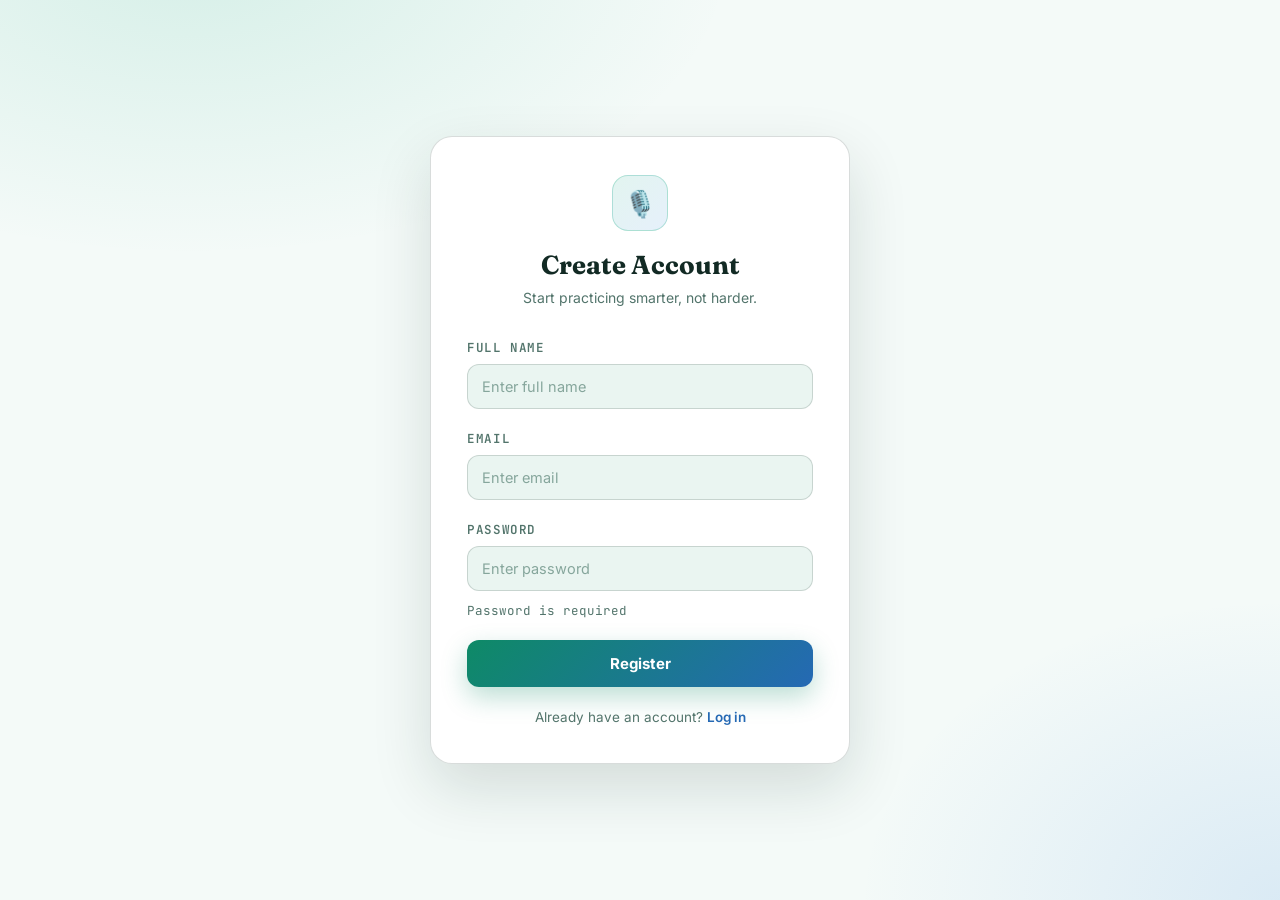
<file: Frontend/02_register.html>
<!DOCTYPE html>
<html lang="en">
<head>
<meta charset="UTF-8">
<meta name="viewport" content="width=device-width, initial-scale=1.0">
<title>Create Account — AI Interview Simulator</title>

<!-- ═══════════════════════════════════════
     BACKEND WARM-UP — fires the instant this
     page starts loading, so Render's backend
     container is already awake by the time the
     user fills the form and clicks Register.
═══════════════════════════════════════ -->
<script>
(function warmBackend() {
  fetch("https://ai-interview-simulator-316l.onrender.com/ping").catch(function () {});
})();
</script>

<link rel="preconnect" href="https://fonts.googleapis.com">
<link rel="preconnect" href="https://fonts.gstatic.com" crossorigin>
<link href="https://fonts.googleapis.com/css2?family=Fraunces:opsz,wght@9..144,500;9..144,600;9..144,700;9..144,900&family=Inter:wght@400;500;600;700&family=JetBrains+Mono:wght@400;500;600&display=swap" rel="stylesheet">

<style>
:root{
    --bg:            #F4FAF8;
    --bg-elevated:   #FFFFFF;
    --surface:       #EAF5F1;
    --surface-2:     #DCEEE7;
    --border:        rgba(15,42,36,0.09);
    --border-strong: rgba(15,42,36,0.16);

    --text:          #122A24;
    --text-muted:    #52746B;
    --text-faint:    #86A69C;

    --mint:          #1FAE85;
    --mint-deep:     #0E8A66;
    --mint-dim:      rgba(31,174,133,0.13);
    --sky:           #3D8BE0;
    --sky-deep:      #2569B4;
    --sky-dim:       rgba(61,139,224,0.13);
    --coral:         #E0654C;
    --coral-dim:     rgba(224,101,76,0.12);

    --display: 'Fraunces', Georgia, serif;
    --body:    'Inter', -apple-system, sans-serif;
    --mono:    'JetBrains Mono', 'Courier New', monospace;
}

*{ margin:0; padding:0; box-sizing:border-box; }

body{
    font-family: var(--body);
    min-height: 100vh;
    display:flex;
    justify-content:center;
    align-items:center;
    background: var(--bg);
    color: var(--text);
    padding: 24px;
    -webkit-font-smoothing:antialiased;
}
body::before{
    content:"";
    position:fixed; inset:0; z-index:-1;
    background:
        radial-gradient(ellipse 900px 500px at 15% -5%, rgba(31,174,133,0.14), transparent 60%),
        radial-gradient(ellipse 700px 500px at 100% 100%, rgba(61,139,224,0.14), transparent 60%),
        var(--bg);
}
::selection{ background:var(--mint); color:#fff; }
a:focus-visible, button:focus-visible, input:focus-visible{ outline:2px solid var(--sky-deep); outline-offset:2px; }

/* REGISTER CARD */
.register{
  width: 420px;
  max-width: 100%;
  padding: 38px 36px;
  border-radius: 22px;
  background: var(--bg-elevated);
  border: 1px solid var(--border-strong);
  box-shadow: 0 24px 60px rgba(15,42,36,0.14);
  transition: box-shadow .3s ease;
}
.register:hover{ box-shadow: 0 28px 70px rgba(15,42,36,0.18); }

.logo{
  width:56px; height:56px; border-radius:16px;
  display:flex; align-items:center; justify-content:center;
  margin:0 auto 18px;
  background: linear-gradient(135deg, var(--mint-dim), var(--sky-dim));
  border: 1px solid rgba(31,174,133,0.28);
  font-size: 26px;
}

.title{
  text-align:center;
  font-family: var(--display);
  font-size: 26px;
  font-weight: 700;
  color: var(--text);
}

.subtitle{
  text-align:center;
  color: var(--text-muted);
  font-size: 14px;
  margin-top: 8px;
  margin-bottom: 30px;
}

.input{ margin-bottom: 18px; }

.input label{
  font-size: 12.5px;
  font-weight: 600;
  color: var(--text-muted);
  font-family: var(--mono);
  text-transform: uppercase;
  letter-spacing: .05em;
}

.input input{
  width:100%;
  padding: 13px 14px;
  margin-top: 8px;
  border-radius: 12px;
  border: 1px solid var(--border-strong);
  background: var(--surface);
  color: var(--text);
  font-family: var(--body);
  font-size: 14.5px;
  transition: border-color .2s ease, background .2s ease;
}
.input input::placeholder{ color: var(--text-faint); }
.input input:focus{
  outline:none;
  border-color: var(--sky-deep);
  background: var(--bg-elevated);
}

#passMsg{
  margin-top: 9px;
  font-size: 12.5px;
  font-family: var(--mono);
  line-height: 1.7;
  color: var(--text-muted);
}

.register-btn{
  width:100%;
  padding: 14px;
  border:none;
  border-radius: 12px;
  font-size: 15px;
  font-weight: 700;
  font-family: var(--body);
  background: linear-gradient(135deg, var(--mint-deep), var(--sky-deep));
  color:#fff;
  cursor:pointer;
  margin-top: 8px;
  box-shadow: 0 10px 26px rgba(14,138,102,0.28);
  transition: transform .2s ease, box-shadow .2s ease, opacity .2s ease;
  display:flex; align-items:center; justify-content:center; gap:9px;
}
.register-btn:hover{ transform:translateY(-2px); box-shadow: 0 14px 32px rgba(14,138,102,0.36); }
.register-btn:active{ transform:translateY(0); }
.register-btn:disabled{
  opacity: .75;
  cursor: not-allowed;
  transform: none;
}

/* small spinner shown inside the button while a register request is in flight */
.spinner{
  width:15px; height:15px;
  border:2px solid rgba(255,255,255,0.4);
  border-top-color:#fff;
  border-radius:50%;
  display:none;
  animation: spin .7s linear infinite;
}
.register-btn.loading .spinner{ display:inline-block; }
.register-btn.loading .btn-text{ opacity:.85; }
@keyframes spin{ to{ transform: rotate(360deg); } }

.footer{
  text-align:center;
  margin-top: 22px;
  font-size: 13.5px;
  color: var(--text-muted);
}

a{ color: var(--sky-deep); text-decoration:none; font-weight:600; }
a:hover{ text-decoration: underline; }
</style>
</head>

<body>

<div class="register">

  <div class="logo">🎙️</div>

  <div class="title">Create Account</div>
  <div class="subtitle">Start practicing smarter, not harder.</div>

  <div class="input">
    <label>Full Name</label>
    <input id="name" placeholder="Enter full name">
  </div>

  <div class="input">
    <label>Email</label>
    <input id="email" placeholder="Enter email">
  </div>

  <div class="input">
    <label>Password</label>
    <input type="password" id="password" placeholder="Enter password" onkeyup="checkPassword()">
    <div id="passMsg">Password is required</div>
  </div>

  <button class="register-btn" id="registerBtn" onclick="register()">
    <span class="spinner"></span>
    <span class="btn-text">Register</span>
  </button>

  <div class="footer">
    Already have an account? <a href="01_login.html">Log in</a>
  </div>

</div>

<script>

// PASSWORD CHECK
function checkPassword(){

let password =
document.getElementById("password").value;

let msg =
document.getElementById("passMsg");

let upper =
/[A-Z]/.test(password);

let lower =
/[a-z]/.test(password);

let number =
/[0-9]/.test(password);

let special =
/[@$!%*?&]/.test(password);

let length =
password.length >= 8;


if(password===""){

msg.style.color="var(--text-muted)";

msg.innerHTML=
"Password is required";

return;

}


if(
upper &&
lower &&
number &&
special &&
length
){

msg.style.color="var(--mint-deep)";

msg.innerHTML=
"Strong Password ✔";

}

else{

msg.style.color="var(--coral)";

msg.innerHTML=

(upper ? "✔ Uppercase<br>" : "❌ Uppercase<br>") +

(lower ? "✔ Lowercase<br>" : "❌ Lowercase<br>") +

(number ? "✔ Number<br>" : "❌ Number<br>") +

(special ? "✔ Special Character<br>" : "❌ Special Character<br>") +

(length
? "✔ Minimum 8 Characters"
: "❌ Minimum 8 Characters");

}

}



// REGISTER → BACKEND → DATABASE
async function register(){

let name =
document
.getElementById("name")
.value
.trim();

let email =
document
.getElementById("email")
.value
.trim();

let password =
document
.getElementById("password")
.value
.trim();



if(
name==="" ||
email==="" ||
password===""
){

alert(
"Fill all fields"
);

return;

}



// PASSWORD VALIDATION
let pattern =
/^(?=.*[a-z])(?=.*[A-Z])(?=.*\d)(?=.*[@$!%*?&]).{8,}$/;


if(
!pattern.test(password)
){

alert(
"Password requirements not satisfied"
);

return;

}


let btn = document.getElementById("registerBtn");
let btnText = btn.querySelector(".btn-text");

// Immediate visual feedback the instant the click happens —
// button locks and shows a spinner so it never feels unresponsive,
// even while the network request (and any Render cold-start) is in flight.
btn.disabled = true;
btn.classList.add("loading");
btnText.textContent = "Creating account...";


try{

let response =
await fetch(
"https://ai-interview-simulator-316l.onrender.com/register",
{

method:"POST",

headers:{
"Content-Type":
"application/json"
},

body:
JSON.stringify({

name:name,
email:email,
password:password

})

}

);



let data =
await response.json();



if(response.ok){

alert(
data.message ||
"Registration Successful"
);


// CLEAR FIELDS
document.getElementById("name").value="";
document.getElementById("email").value="";
document.getElementById("password").value="";


// MOVE TO LOGIN
window.location.href =
"01_login.html";

return; // navigating away — no need to reset button state

}

else{

alert(
data.message ||
"Registration Failed"
);

}

}

catch(error){

console.log(error);

alert(
"Backend not running on port 8000"
);

}

finally{

// Only reached on failure paths (success already navigated away above)
btn.disabled = false;
btn.classList.remove("loading");
btnText.textContent = "Register";

}

}



// ENTER KEY SUPPORT
document.addEventListener(
"keydown",
function(event){

if(event.key==="Enter"){

register();

}

}
);

</script>

</body>
</html>
</file>
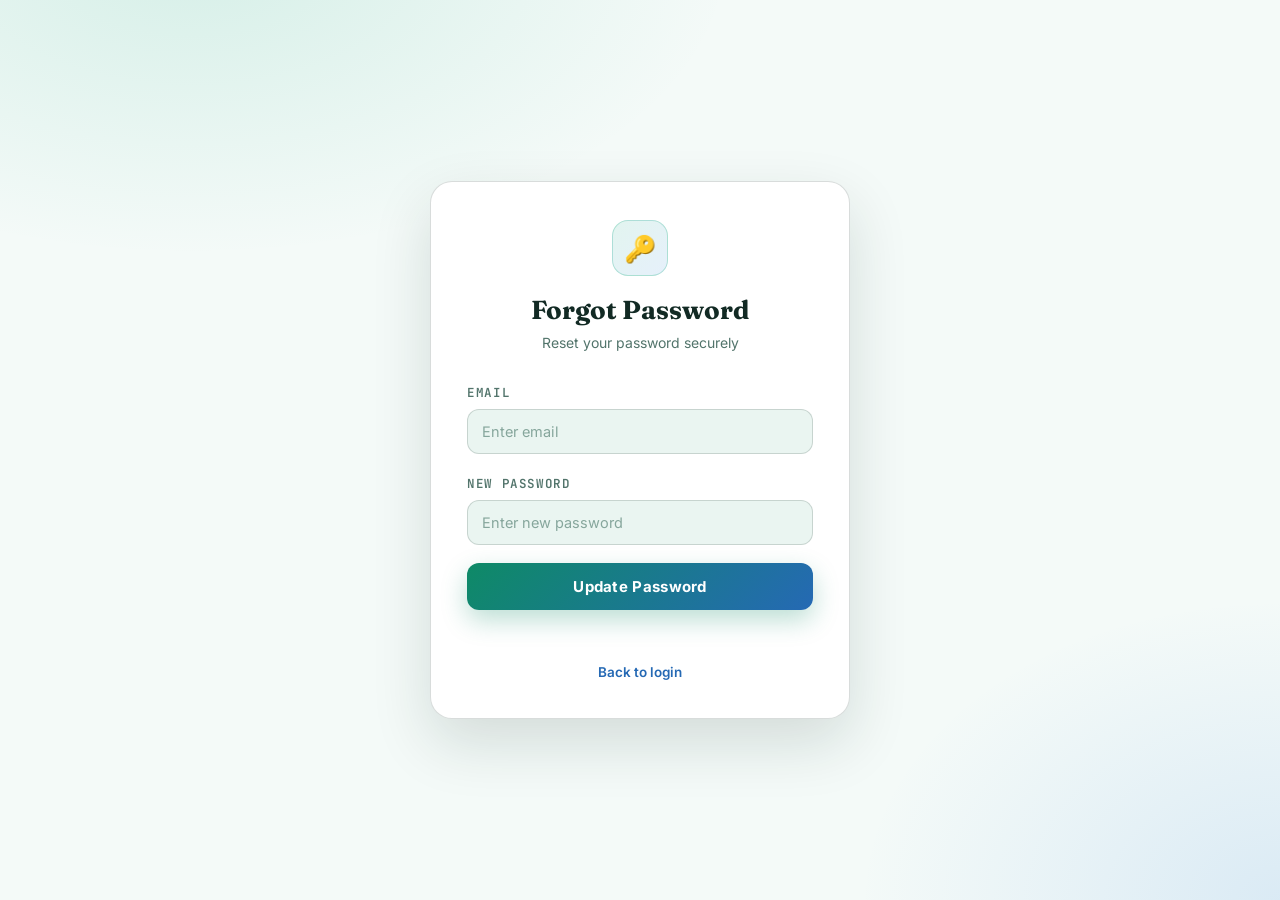
<file: Frontend/03_forgot_password.html>
<!DOCTYPE html>
<html lang="en">
<head>
<meta charset="UTF-8">
<meta name="viewport" content="width=device-width, initial-scale=1.0">
<title>Forgot Password — AI Interview Simulator</title>

<!-- ═══════════════════════════════════════
     BACKEND WARM-UP — fires the instant this
     page starts loading, so Render's backend
     container is already awake by the time the
     user fills the form and clicks Update Password.
═══════════════════════════════════════ -->
<script>
(function warmBackend() {
  fetch("https://ai-interview-simulator-316l.onrender.com/ping").catch(function () {});
})();
</script>

<link rel="preconnect" href="https://fonts.googleapis.com">
<link rel="preconnect" href="https://fonts.gstatic.com" crossorigin>
<link href="https://fonts.googleapis.com/css2?family=Fraunces:opsz,wght@9..144,500;9..144,600;9..144,700;9..144,900&family=Inter:wght@400;500;600;700&family=JetBrains+Mono:wght@400;500;600&display=swap" rel="stylesheet">

<style>
:root{
    --bg:            #F4FAF8;
    --bg-elevated:   #FFFFFF;
    --surface:       #EAF5F1;
    --surface-2:     #DCEEE7;
    --border:        rgba(15,42,36,0.09);
    --border-strong: rgba(15,42,36,0.16);

    --text:          #122A24;
    --text-muted:    #52746B;
    --text-faint:    #86A69C;

    --mint:          #1FAE85;
    --mint-deep:     #0E8A66;
    --mint-dim:      rgba(31,174,133,0.13);
    --sky:           #3D8BE0;
    --sky-deep:      #2569B4;
    --sky-dim:       rgba(61,139,224,0.13);
    --coral:         #E0654C;
    --coral-dim:     rgba(224,101,76,0.12);

    --display: 'Fraunces', Georgia, serif;
    --body:    'Inter', -apple-system, sans-serif;
    --mono:    'JetBrains Mono', 'Courier New', monospace;
}

*{ margin:0; padding:0; box-sizing:border-box; }

body{
    font-family: var(--body);
    min-height: 100vh;
    display:flex;
    justify-content:center;
    align-items:center;
    background: var(--bg);
    color: var(--text);
    padding: 24px;
    -webkit-font-smoothing:antialiased;
}
body::before{
    content:"";
    position:fixed; inset:0; z-index:-1;
    background:
        radial-gradient(ellipse 900px 500px at 15% -5%, rgba(31,174,133,0.14), transparent 60%),
        radial-gradient(ellipse 700px 500px at 100% 100%, rgba(61,139,224,0.14), transparent 60%),
        var(--bg);
}
::selection{ background:var(--mint); color:#fff; }
a:focus-visible, button:focus-visible, input:focus-visible{ outline:2px solid var(--sky-deep); outline-offset:2px; }

/* FORGOT PASSWORD CARD */
.reset{
  width: 420px;
  max-width: 100%;
  padding: 38px 36px;
  border-radius: 22px;
  background: var(--bg-elevated);
  border: 1px solid var(--border-strong);
  box-shadow: 0 24px 60px rgba(15,42,36,0.14);
  transition: box-shadow .3s ease;
}
.reset:hover{ box-shadow: 0 28px 70px rgba(15,42,36,0.18); }

.logo{
  width:56px; height:56px; border-radius:16px;
  display:flex; align-items:center; justify-content:center;
  margin:0 auto 18px;
  background: linear-gradient(135deg, var(--mint-dim), var(--sky-dim));
  border: 1px solid rgba(31,174,133,0.28);
  font-size: 26px;
}

.title{
  text-align:center;
  font-family: var(--display);
  font-size: 26px;
  font-weight: 700;
  color: var(--text);
}

.subtitle{
  text-align:center;
  color: var(--text-muted);
  font-size: 14px;
  margin-top: 8px;
  margin-bottom: 30px;
}

.input{ margin-bottom: 18px; }

.input label{
  font-size: 12.5px;
  font-weight: 600;
  color: var(--text-muted);
  font-family: var(--mono);
  text-transform: uppercase;
  letter-spacing: .05em;
}

.input input{
  width:100%;
  padding: 13px 14px;
  margin-top: 8px;
  border-radius: 12px;
  border: 1px solid var(--border-strong);
  background: var(--surface);
  color: var(--text);
  font-family: var(--body);
  font-size: 14.5px;
  transition: border-color .2s ease, background .2s ease;
}
.input input::placeholder{ color: var(--text-faint); }
.input input:focus{
  outline:none;
  border-color: var(--sky-deep);
  background: var(--bg-elevated);
}

.reset-btn{
  width:100%;
  padding: 14px;
  border:none;
  border-radius: 12px;
  font-size: 15px;
  font-weight: 700;
  font-family: var(--body);
  letter-spacing: .02em;
  background: linear-gradient(135deg, var(--mint-deep), var(--sky-deep));
  color:#fff;
  cursor:pointer;
  margin-top: 8px;
  box-shadow: 0 10px 26px rgba(14,138,102,0.28);
  transition: transform .2s ease, box-shadow .2s ease, opacity .2s ease;
  display:flex; align-items:center; justify-content:center; gap:9px;
}
.reset-btn:hover{ transform:translateY(-2px); box-shadow: 0 14px 32px rgba(14,138,102,0.36); }
.reset-btn:active{ transform:translateY(0); }
.reset-btn:disabled{
  opacity: .75;
  cursor: not-allowed;
  transform: none;
}

/* small spinner shown inside the button while a reset request is in flight */
.spinner{
  width:15px; height:15px;
  border:2px solid rgba(255,255,255,0.4);
  border-top-color:#fff;
  border-radius:50%;
  display:none;
  animation: spin .7s linear infinite;
}
.reset-btn.loading .spinner{ display:inline-block; }
.reset-btn.loading .btn-text{ opacity:.85; }
@keyframes spin{ to{ transform: rotate(360deg); } }

.footer{
  text-align:center;
  margin-top: 22px;
  font-size: 13.5px;
  color: var(--text-muted);
}

a{ color: var(--sky-deep); text-decoration:none; font-weight:600; }
a:hover{ text-decoration: underline; }

#error{
  margin-top: 14px;
  min-height: 18px;
  color: var(--coral);
  text-align:center;
  font-size: 13.5px;
  font-weight:500;
}
</style>
</head>

<body>

<div class="reset">

  <div class="logo">🔑</div>

  <div class="title">Forgot Password</div>
  <div class="subtitle">Reset your password securely</div>

  <div class="input">
    <label>Email</label>
    <input id="email" placeholder="Enter email">
  </div>

  <div class="input">
    <label>New Password</label>
    <input type="password" id="password" placeholder="Enter new password">
  </div>

  <button class="reset-btn" id="resetBtn" onclick="resetPassword()">
    <span class="spinner"></span>
    <span class="btn-text">Update Password</span>
  </button>

  <div id="error"></div>

  <div class="footer">
    <a href="01_login.html">Back to login</a>
  </div>

</div>

<script>

async function resetPassword(){

let email =
document.getElementById("email").value;

let password =
document.getElementById("password").value;

let error =
document.getElementById("error");

error.innerHTML="";

let btn = document.getElementById("resetBtn");
let btnText = btn.querySelector(".btn-text");

// Immediate visual feedback the instant the click happens —
// button locks and shows a spinner so it never feels unresponsive,
// even while the network request (and any Render cold-start) is in flight.
btn.disabled = true;
btn.classList.add("loading");
btnText.textContent = "Updating...";


try{

let response=

await fetch(

"https://ai-interview-simulator-316l.onrender.com/forgot-password",

{

method:"POST",

headers:{
"Content-Type":
"application/json"
},

body:
JSON.stringify({

email:email,

new_password:password

})

}

);


let data=
await response.json();


if(data.success){

alert(
data.message
);

window.location.href=
"01_login.html";

return; // navigating away — no need to reset button state

}

else{

error.innerHTML=
data.message;

}

}

catch{

error.innerHTML=
"Backend not running";

}

finally{

// Only reached on failure paths (success already navigated away above)
btn.disabled = false;
btn.classList.remove("loading");
btnText.textContent = "Update Password";

}

}

</script>

</body>
</html>
</file>
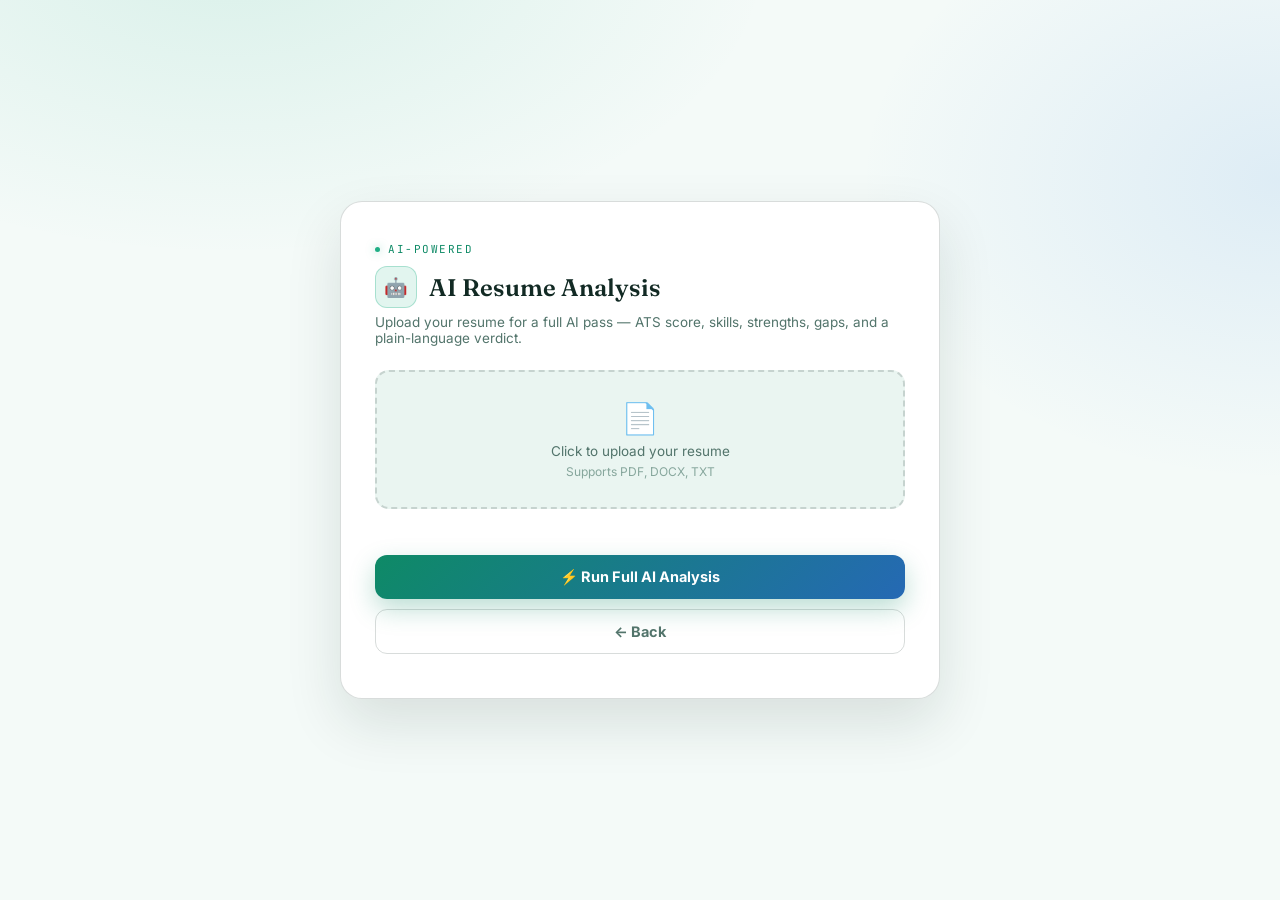
<file: Frontend/ai_analysis.html>
<!DOCTYPE html>
<html lang="en">
<head>
<meta charset="UTF-8">
<meta name="viewport" content="width=device-width, initial-scale=1.0">
<title>AI Resume Analysis — AI Interview Simulator</title>

<link rel="preconnect" href="https://fonts.googleapis.com">
<link rel="preconnect" href="https://fonts.gstatic.com" crossorigin>
<link href="https://fonts.googleapis.com/css2?family=Fraunces:opsz,wght@9..144,500;9..144,600;9..144,700&family=Inter:wght@400;500;600;700&family=JetBrains+Mono:wght@400;500;600&display=swap" rel="stylesheet">

<style>
:root{
    --bg:            #F4FAF8;
    --bg-elevated:   #FFFFFF;
    --surface:       #EAF5F1;
    --surface-2:     #DCEEE7;
    --border:        rgba(15,42,36,0.09);
    --border-strong: rgba(15,42,36,0.16);

    --text:          #122A24;
    --text-muted:    #52746B;
    --text-faint:    #86A69C;

    --mint:          #1FAE85;
    --mint-deep:     #0E8A66;
    --mint-dim:      rgba(31,174,133,0.13);
    --sky:           #3D8BE0;
    --sky-deep:      #2569B4;
    --sky-dim:       rgba(61,139,224,0.13);
    --coral:         #E0654C;
    --coral-dim:     rgba(224,101,76,0.13);
    --amber:         #D69A1F;
    --amber-dim:     rgba(214,154,31,0.13);

    --display: 'Fraunces', Georgia, serif;
    --body:    'Inter', -apple-system, sans-serif;
    --mono:    'JetBrains Mono', 'Courier New', monospace;
}

*{ box-sizing:border-box; margin:0; padding:0; }

body{
    font-family:var(--body);
    color:var(--text);
    min-height:100vh;
    display:flex;
    justify-content:center;
    align-items:center;
    padding:40px 20px;
    -webkit-font-smoothing:antialiased;
    background:var(--bg);
}
body::before{
    content:"";
    position:fixed; inset:0; z-index:-1;
    background:
        radial-gradient(ellipse 900px 500px at 18% -5%, rgba(31,174,133,0.12), transparent 60%),
        radial-gradient(ellipse 700px 500px at 100% 20%, rgba(61,139,224,0.12), transparent 60%),
        var(--bg);
}

::selection{ background:var(--mint); color:#fff; }
a:focus-visible, button:focus-visible, input:focus-visible{ outline:2px solid var(--sky-deep); outline-offset:3px; }

.page{ width:100%; max-width:600px; }

.eyebrow{
    font-family:var(--mono);
    font-size:11px; letter-spacing:.14em; text-transform:uppercase;
    color:var(--mint-deep);
    display:inline-flex; align-items:center; gap:8px;
    margin-bottom:10px;
}
.eyebrow::before{ content:""; width:5px; height:5px; border-radius:50%; background:var(--mint); box-shadow:0 0 8px rgba(31,174,133,0.5); }

.container {
  background: var(--bg-elevated);
  border-radius: 22px;
  border: 1px solid var(--border-strong);
  padding: 34px;
  box-shadow: 0 24px 56px rgba(15,42,36,0.12);
}

h2 {
    font-family:var(--display); font-weight:600; font-size:24px;
    display:flex; align-items:center; gap:12px; margin-bottom:6px;
}
h2 .icon-badge{
    width:42px; height:42px; border-radius:12px; flex-shrink:0;
    display:flex; align-items:center; justify-content:center;
    background:var(--mint-dim); border:1px solid rgba(31,174,133,0.3);
    font-size:19px;
}
.subtext{ color:var(--text-muted); font-size:13.5px; margin-bottom:24px; }

.upload-area {
  border: 2px dashed var(--border-strong);
  border-radius: 14px;
  padding: 28px 20px;
  text-align: center;
  cursor: pointer;
  transition: .25s ease;
  margin-bottom: 14px;
  background: var(--surface);
}
.upload-area:hover { border-color: var(--sky-deep); background: var(--sky-dim); }
.upload-area input { display:none; }
.upload-area .emoji{ font-size:1.9rem; margin-bottom:6px; }
.upload-area p { color: var(--text-muted); font-size:13.5px; margin-top:5px; }
.upload-area p.hint{ color: var(--text-faint); font-size:12px; }

#fileName{
    text-align:center; font-family:var(--mono); font-size:12.5px;
    color:var(--mint-deep); margin-bottom:14px; min-height:18px;
}

button {
  width: 100%;
  padding: 13px;
  border: none;
  border-radius: 12px;
  font-weight: 700;
  font-size: 14.5px;
  cursor: pointer;
  transition: .25s ease;
  margin-bottom: 10px;
  font-family:var(--body);
}
#analyzeBtn{
  background: linear-gradient(135deg, var(--mint-deep), var(--sky-deep));
  color: #fff;
  box-shadow: 0 10px 26px rgba(14,138,102,0.28);
}
#analyzeBtn:hover { transform: translateY(-2px); box-shadow:0 14px 32px rgba(14,138,102,0.36); }
#analyzeBtn:disabled { opacity: 0.55; cursor: not-allowed; transform: none; box-shadow:none; }

.back-btn {
  background: transparent;
  border: 1px solid var(--border-strong);
  color: var(--text-muted);
}
.back-btn:hover { background: var(--surface); color: var(--text); border-color:var(--border-strong); }

.result { display:none; margin-top:22px; }

.score-row {
  display: grid;
  grid-template-columns: 1fr 1fr 1fr;
  gap: 10px;
  margin-bottom: 16px;
}
.score-box {
  background: var(--surface);
  border-radius: 14px;
  padding: 16px 10px;
  text-align: center;
  border: 1px solid var(--border);
}
.score-box .val { font-family:var(--display); font-size: 26px; font-weight: 700; }
.score-box .lbl { font-family:var(--mono); font-size: 10.5px; color: var(--text-faint); margin-top: 4px; text-transform:uppercase; letter-spacing:.05em; }

.section {
  background: var(--surface);
  border-radius: 14px;
  padding: 16px;
  margin-bottom: 12px;
  border: 1px solid var(--border);
}
.section-title {
    font-family:var(--mono); font-size: 11px; font-weight: 600; color: var(--mint-deep);
    text-transform: uppercase; letter-spacing: 0.08em; margin-bottom: 12px;
}

.badge {
  display: inline-block;
  padding: 5px 12px;
  margin: 3px;
  border-radius: 999px;
  background: var(--sky-dim);
  color: var(--sky-deep);
  font-size: 12px;
  font-weight:500;
  border: 1px solid rgba(61,139,224,0.28);
}

.verdict {
  padding: 11px 14px;
  border-radius: 11px;
  font-weight: 700;
  font-size: 14px;
  text-align: center;
  margin-bottom: 14px;
}
.verdict.strong   { background: var(--mint-dim);  color: var(--mint-deep);  border: 1px solid rgba(31,174,133,0.3); }
.verdict.moderate { background: var(--amber-dim); color: var(--amber); border: 1px solid rgba(214,154,31,0.3); }
.verdict.weak      { background: var(--coral-dim); color: var(--coral); border: 1px solid rgba(224,101,76,0.3); }

.list-item { display:flex; gap:9px; align-items:flex-start; font-size:13px; margin-bottom:8px; color:var(--text); line-height:1.5; }
.list-item:last-child{ margin-bottom:0; }
.list-item .icon { flex-shrink:0; font-weight:700; }

.bar-row { display:flex; align-items:center; gap:10px; margin-bottom:10px; }
.bar-row:last-child{ margin-bottom:0; }
.bar-lbl { width: 112px; font-size: 12px; color: var(--text-muted); flex-shrink:0; }
.bar-track { flex:1; height:8px; background:var(--surface-2); border-radius:999px; overflow:hidden; }
.bar-fill { height:100%; border-radius:999px; background:linear-gradient(90deg, var(--mint), var(--sky)); transition:width 1s ease; }
.bar-val { width:36px; text-align:right; font-family:var(--mono); font-size:12px; font-weight:600; color:var(--sky-deep); }

.spinner {
    width:28px; height:28px; border:3px solid var(--border-strong);
    border-top-color: var(--mint-deep); border-radius:50%;
    animation:spin 0.8s linear infinite; margin:0 auto;
}
@keyframes spin { to { transform:rotate(360deg); } }
.loading { text-align:center; padding:26px 10px; }
.loading p { margin-top:12px; color:var(--text-muted); font-size:13px; font-family:var(--mono); }

.summary-text{ font-size:13px; line-height:1.7; color:var(--text-muted); }
.feedback-text{ font-size:13px; color:var(--text-muted); margin-top:6px; line-height:1.6; }

.cta-link{
    display:block; text-align:center; padding:13px;
    background:linear-gradient(135deg, var(--mint-deep), var(--sky-deep));
    border-radius:12px; color:#fff; font-weight:700; text-decoration:none;
    margin-top:6px; font-size:14px;
    box-shadow:0 10px 26px rgba(14,138,102,0.25);
    transition:transform .2s ease;
}
.cta-link:hover{ transform:translateY(-2px); }

.error-msg{ text-align:center; padding:22px; color:var(--coral); font-size:13.5px; font-weight:500; }

@media (max-width:600px){
    .container{ padding:24px; }
    .score-row{ gap:8px; }
}
</style>
</head>
<body>
<div class="page">

  <div class="container">
    <span class="eyebrow">AI-Powered</span>
    <h2>
      <span class="icon-badge">🤖</span>
      AI Resume Analysis
    </h2>
    <p class="subtext">Upload your resume for a full AI pass — ATS score, skills, strengths, gaps, and a plain-language verdict.</p>

    <div class="upload-area" id="dropZone" onclick="document.getElementById('resumeFile').click()">
      <div class="emoji">📄</div>
      <p>Click to upload your resume</p>
      <p class="hint">Supports PDF, DOCX, TXT</p>
      <input type="file" id="resumeFile" accept=".pdf,.docx,.txt" onchange="handleFile(this)">
    </div>

    <div id="fileName"></div>

    <button id="analyzeBtn" onclick="analyzeResume()">⚡ Run Full AI Analysis</button>

    <div class="result" id="result">
      <div id="resultContent"></div>
    </div>

    <button class="back-btn" onclick="window.location.href='index.html'">← Back</button>
  </div>

</div>

<script>
const BACKEND = "https://ai-interview-simulator-316l.onrender.com";

function handleFile(input) {
  const file = input.files[0];
  if (file) document.getElementById('fileName').textContent = '📎 ' + file.name;
}

async function analyzeResume() {
  const file = document.getElementById("resumeFile").files[0];
  if (!file) { alert("Please select a resume file first"); return; }

  const btn = document.getElementById("analyzeBtn");
  const result = document.getElementById("result");
  const content = document.getElementById("resultContent");

  btn.disabled = true;
  btn.textContent = "Analyzing...";
  result.style.display = "block";
  content.innerHTML = `<div class="loading"><div class="spinner"></div><p>AI is performing deep analysis...</p></div>`;

  try {
    const formData = new FormData();
    formData.append("resume", file);

    const res = await fetch(`${BACKEND}/analyze-resume`, { method: "POST", body: formData });
    const data = await res.json();

    // Verdict styling
    const verdictClass = data.ai_verdict?.toLowerCase().includes("strong") ? "strong"
                       : data.ai_verdict?.toLowerCase().includes("moderate") ? "moderate" : "weak";

    // Skill breakdown bars
    const breakdown = data.skill_breakdown || {};
    const barsHTML = Object.entries(breakdown).map(([k,v]) => `
      <div class="bar-row">
        <span class="bar-lbl">${k}</span>
        <div class="bar-track"><div class="bar-fill" style="width:${v}%"></div></div>
        <span class="bar-val">${v}%</span>
      </div>`).join('');

    const skills = data.ai_skills_found || [];
    const strengths = data.strengths || [];
    const suggestions = data.suggestions || [];

    content.innerHTML = `
      <div class="score-row">
        <div class="score-box"><div class="val" style="color:var(--sky-deep)">${data.ats_score}%</div><div class="lbl">ATS Score</div></div>
        <div class="score-box"><div class="val" style="color:var(--mint-deep)">${data.resume_score ?? data.readiness}%</div><div class="lbl">Resume Score</div></div>
        <div class="score-box"><div class="val" style="color:var(--coral)">${data.readiness}%</div><div class="lbl">Readiness</div></div>
      </div>

      <div class="verdict ${verdictClass}">${data.ai_verdict}</div>

      ${data.summary ? `
      <div class="section">
        <div class="section-title">AI Summary</div>
        <p class="summary-text">${data.summary}</p>
      </div>` : ''}

      <div class="section">
        <div class="section-title">Skills Detected (${data.skills})</div>
        ${skills.map(s => `<span class="badge">${s}</span>`).join('') || '<p style="font-size:13px;color:var(--text-faint);">No skills detected</p>'}
      </div>

      ${barsHTML ? `<div class="section"><div class="section-title">Skill Breakdown</div>${barsHTML}</div>` : ''}

      ${strengths.length ? `
      <div class="section">
        <div class="section-title">Strengths</div>
        ${strengths.map(s => `<div class="list-item"><span class="icon" style="color:var(--mint-deep)">✓</span><span>${s}</span></div>`).join('')}
      </div>` : ''}

      ${suggestions.length ? `
      <div class="section">
        <div class="section-title">Suggestions to Improve</div>
        ${suggestions.map(s => `<div class="list-item"><span class="icon" style="color:var(--amber)">→</span><span>${s}</span></div>`).join('')}
      </div>` : ''}

      ${data.ai_feedback ? `
      <div class="section">
        <div class="section-title">AI Feedback</div>
        <p class="feedback-text">${data.ai_feedback}</p>
      </div>` : ''}

      <a href="interview.html" class="cta-link">🎙️ Start Interview Now</a>
    `;
  } catch (e) {
    content.innerHTML = `<div class="error-msg">Error running analysis. Please try again.</div>`;
  } finally {
    btn.disabled = false;
    btn.textContent = "⚡ Run Full AI Analysis";
  }
}
</script>
</body>
</html>
</file>
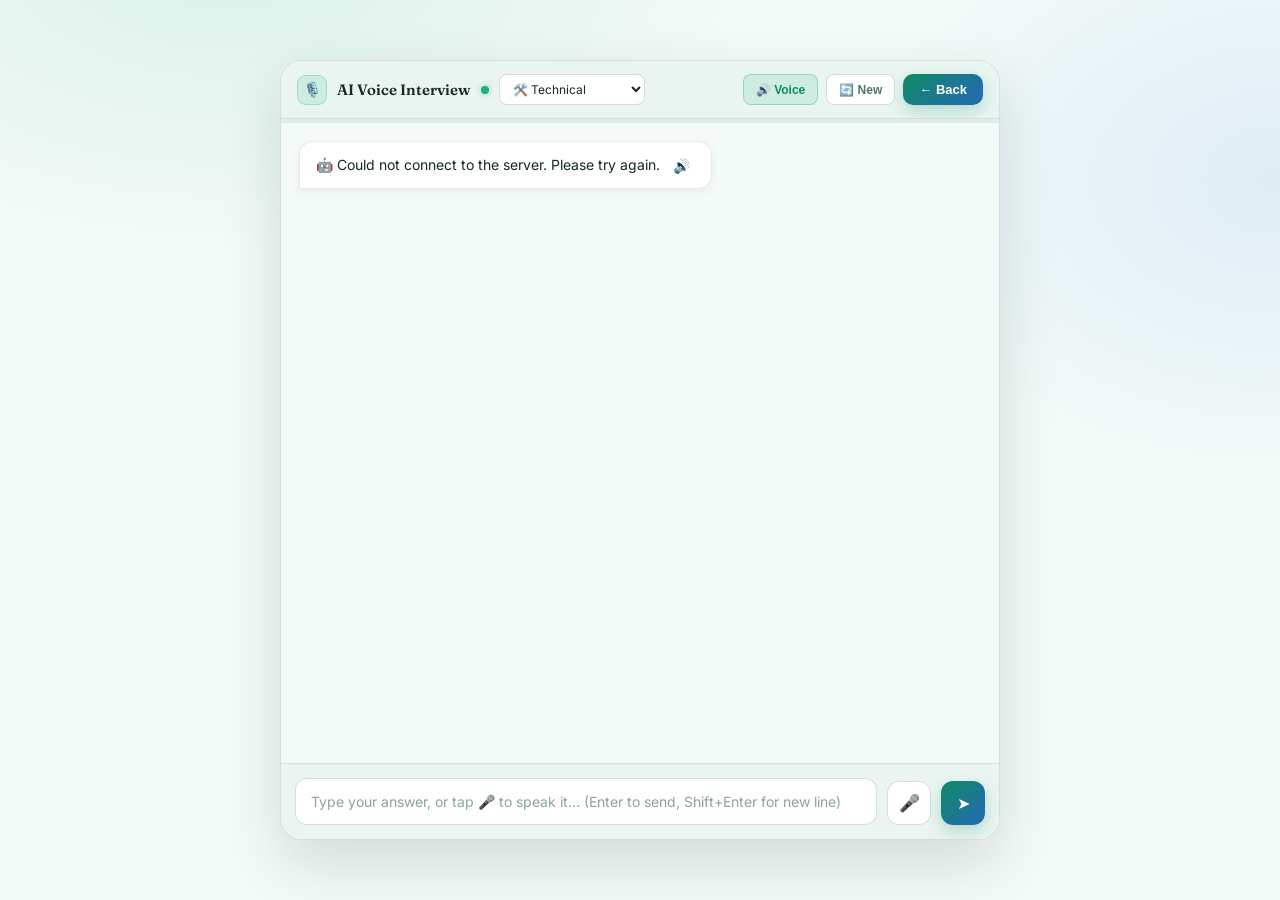
<file: Frontend/interview.html>
<!DOCTYPE html>
<html lang="en">
<head>
<meta charset="UTF-8">
<meta name="viewport" content="width=device-width, initial-scale=1.0">
<title>AI Voice Interview — AI Interview Simulator</title>

<link rel="preconnect" href="https://fonts.googleapis.com">
<link rel="preconnect" href="https://fonts.gstatic.com" crossorigin>
<link href="https://fonts.googleapis.com/css2?family=Fraunces:opsz,wght@9..144,500;9..144,600;9..144,700&family=Inter:wght@400;500;600;700&family=JetBrains+Mono:wght@400;500;600&display=swap" rel="stylesheet">

<style>
:root{
    --bg:            #F4FAF8;
    --bg-elevated:   #FFFFFF;
    --surface:       #EAF5F1;
    --surface-2:     #DCEEE7;
    --border:        rgba(15,42,36,0.09);
    --border-strong: rgba(15,42,36,0.16);

    --text:          #122A24;
    --text-muted:    #52746B;
    --text-faint:    #86A69C;

    --mint:          #1FAE85;
    --mint-deep:     #0E8A66;
    --mint-dim:      rgba(31,174,133,0.13);
    --sky:           #3D8BE0;
    --sky-deep:      #2569B4;
    --sky-dim:       rgba(61,139,224,0.13);
    --coral:         #E0654C;

    --display: 'Fraunces', Georgia, serif;
    --body:    'Inter', -apple-system, sans-serif;
    --mono:    'JetBrains Mono', 'Courier New', monospace;
}

* { box-sizing: border-box; margin: 0; padding: 0; }

body {
    font-family: var(--body);
    height: 100vh;
    display: flex;
    justify-content: center;
    align-items: center;
    color: var(--text);
    background: var(--bg);
    padding: 20px;
}
body::before{
    content:"";
    position:fixed; inset:0; z-index:-1;
    background:
        radial-gradient(ellipse 900px 500px at 18% -5%, rgba(31,174,133,0.12), transparent 60%),
        radial-gradient(ellipse 700px 500px at 100% 20%, rgba(61,139,224,0.12), transparent 60%),
        var(--bg);
}
::selection{ background:var(--mint); color:#fff; }
a:focus-visible, button:focus-visible, textarea:focus-visible, select:focus-visible{ outline:2px solid var(--sky-deep); outline-offset:2px; }

.container {
    width: 720px;
    height: 780px;
    max-height: calc(100vh - 40px);
    background: var(--bg-elevated);
    border-radius: 22px;
    border: 1px solid var(--border-strong);
    display: flex;
    flex-direction: column;
    overflow: hidden;
    box-shadow: 0 24px 60px rgba(15,42,36,0.14);
}
.header {
    padding: 13px 16px;
    background: var(--surface);
    display: flex;
    justify-content: space-between;
    align-items: center;
    flex-shrink: 0;
    gap: 10px;
    border-bottom: 1px solid var(--border);
}
.header-left { display:flex; align-items:center; gap:10px; flex-wrap:wrap; font-size:14px; }
.icon-badge{
    width:30px; height:30px; border-radius:9px; flex-shrink:0;
    display:flex; align-items:center; justify-content:center;
    background:var(--mint-dim); border:1px solid rgba(31,174,133,0.3);
    font-size:15px;
}
.header-left .title{ font-family:var(--display); font-weight:600; font-size:15px; }
.status-dot { width:8px; height:8px; background:var(--mint); border-radius:50%; animation:pulse 2s infinite; box-shadow:0 0 6px rgba(31,174,133,0.5); }
@keyframes pulse { 0%,100%{opacity:1;} 50%{opacity:0.4;} }

.mode-select {
    background: var(--bg-elevated);
    border: 1px solid var(--border-strong);
    border-radius: 8px;
    color: var(--text);
    font-size: 12px;
    font-family: var(--body);
    padding: 6px 9px;
    cursor: pointer;
    outline: none;
}
.mode-select option { background: #fff; color: var(--text); }

.header-actions{ display:flex; gap:8px; }

.icon-btn{
    padding: 6px 12px;
    border: 1px solid var(--border-strong);
    border-radius: 8px;
    background: var(--bg-elevated);
    color: var(--text-muted);
    font-weight: 600;
    cursor: pointer;
    font-size: 12px;
    transition: 0.2s;
}
.icon-btn:hover{ background:var(--surface-2); color:var(--text); }
.icon-btn.active{ background:var(--mint-dim); border-color:rgba(31,174,133,0.35); color:var(--mint-deep); }
.icon-btn:disabled{ opacity:0.4; cursor:not-allowed; }

.back-btn {
    padding: 8px 16px;
    border: none;
    border-radius: 10px;
    background: linear-gradient(135deg, var(--mint-deep), var(--sky-deep));
    color: #fff;
    font-weight: 700;
    cursor: pointer;
    font-size: 13px;
    transition: 0.2s;
    box-shadow:0 6px 16px rgba(14,138,102,0.25);
}
.back-btn:hover{ transform:scale(1.05); }

.progress { height: 4px; background: var(--surface-2); flex-shrink:0; }
.progress-bar { height: 4px; width: 0%; background: linear-gradient(90deg, var(--mint), var(--sky)); transition: 0.5s; }

.chat {
    flex: 1;
    padding: 18px;
    overflow-y: auto;
    background: var(--bg);
    display: flex;
    flex-direction: column;
    gap: 11px;
    scroll-behavior: smooth;
}
.chat::-webkit-scrollbar { width: 4px; }
.chat::-webkit-scrollbar-thumb { background: var(--border-strong); border-radius: 4px; }

.ai {
    background: var(--bg-elevated);
    border: 1px solid var(--border);
    padding: 12px 16px;
    border-radius: 14px 14px 14px 3px;
    max-width: 78%;
    width: fit-content;
    display: flex;
    align-items: flex-end;
    gap: 8px;
    box-shadow: 0 3px 10px rgba(15,42,36,0.06);
}
.ai .msg-text{
    white-space: pre-wrap;
    font-size: 14px;
    line-height: 1.6;
    color: var(--text);
}
.replay-btn{
    flex-shrink: 0;
    border: none;
    background: transparent;
    cursor: pointer;
    font-size: 14px;
    color: var(--text-faint);
    padding: 3px 5px;
    border-radius: 6px;
    transition: 0.2s;
    line-height: 1;
}
.replay-btn:hover{ color:var(--mint-deep); background:var(--mint-dim); }
.replay-btn.speaking{ color:var(--sky-deep); background:var(--sky-dim); animation:pulse 1s infinite; }

.user {
    background: linear-gradient(135deg, var(--mint), var(--mint-deep));
    color: #fff;
    padding: 12px 16px;
    border-radius: 14px 14px 3px 14px;
    margin-left: auto;
    max-width: 78%;
    white-space: pre-wrap;
    font-size: 14px;
    line-height: 1.6;
    box-shadow: 0 6px 16px rgba(14,138,102,0.22);
}

.typing-dots { display:flex; gap:5px; align-items:center; padding:12px 16px; background:var(--sky-dim); border:1px solid rgba(61,139,224,0.2); border-radius:14px 14px 14px 3px; width:fit-content; }
.typing-dots span {
    width:7px; height:7px;
    background: var(--sky-deep);
    border-radius: 50%;
    animation: bounce 1.2s infinite;
    opacity:.7;
}
.typing-dots span:nth-child(2) { animation-delay:0.2s; }
.typing-dots span:nth-child(3) { animation-delay:0.4s; }
@keyframes bounce { 0%,60%,100%{transform:translateY(0);} 30%{transform:translateY(-6px);} }

.listening-banner{
    display:none;
    align-items:center; gap:8px;
    padding:7px 16px;
    background: rgba(224,101,76,0.1);
    border-top: 1px solid rgba(224,101,76,0.25);
    font-family: var(--mono);
    font-size: 11.5px;
    color: var(--coral);
    flex-shrink:0;
}
.listening-banner.show{ display:flex; }
.listening-banner .rec-dot{ width:7px; height:7px; border-radius:50%; background:var(--coral); animation:pulse 1s infinite; }

.input-box {
    display: flex;
    padding: 14px;
    background: var(--surface);
    gap: 10px;
    align-items: flex-end;
    flex-shrink: 0;
    border-top: 1px solid var(--border);
}
textarea {
    flex: 1;
    padding: 12px 15px;
    border: 1px solid var(--border-strong);
    outline: none;
    border-radius: 12px;
    background: var(--bg-elevated);
    color: var(--text);
    font-family: var(--body);
    font-size: 14px;
    resize: none;
    min-height: 44px;
    max-height: 120px;
    line-height: 1.5;
    transition: border-color 0.2s;
}
textarea:focus{ border-color:var(--sky-deep); }
textarea::placeholder { color: var(--text-faint); }

.mic-btn{
    width: 44px; height: 44px;
    border: 1px solid var(--border-strong);
    border-radius: 12px;
    background: var(--bg-elevated);
    color: var(--text-muted);
    font-size: 17px;
    cursor: pointer;
    flex-shrink: 0;
    transition: 0.2s;
    display:flex; align-items:center; justify-content:center;
}
.mic-btn:hover{ border-color:var(--mint); color:var(--mint-deep); }
.mic-btn.listening{
    background: linear-gradient(135deg, var(--coral), #c0392b);
    border-color: transparent;
    color: #fff;
    animation: micPulse 1.2s infinite;
}
@keyframes micPulse{ 0%,100%{ box-shadow:0 0 0 0 rgba(224,101,76,0.45);} 50%{ box-shadow:0 0 0 9px rgba(224,101,76,0);} }
.mic-btn:disabled{ opacity:0.4; cursor:not-allowed; animation:none; }

.send-btn {
    width: 44px; height: 44px;
    border: none;
    border-radius: 12px;
    background: linear-gradient(135deg, var(--mint-deep), var(--sky-deep));
    color: #fff;
    font-size: 16px;
    cursor: pointer;
    flex-shrink: 0;
    transition: 0.2s;
    display:flex; align-items:center; justify-content:center;
    box-shadow:0 6px 16px rgba(14,138,102,0.25);
}
.send-btn:hover { transform: scale(1.08); }
.send-btn:disabled { opacity:0.4; cursor:not-allowed; transform:none; box-shadow:none; }

@media(max-width:740px){ .container{width:98vw;height:96vh;border-radius:14px;} }
</style>
</head>
<body>
<div class="container">

    <div class="header">
        <div class="header-left">
            <div class="icon-badge">🎙️</div>
            <span class="title">AI Voice Interview</span>
            <div class="status-dot"></div>
            <select class="mode-select" id="modeSelect" onchange="newSession()">
                <option value="technical">🛠️ Technical</option>
                <option value="hr">🤝 HR / Behavioral</option>
                <option value="system">🏗️ System Design</option>
                <option value="dsa">🧮 DSA</option>
            </select>
        </div>
        <div class="header-actions">
            <button class="icon-btn active" id="speakToggleBtn" onclick="toggleAutoSpeak()">🔊 Voice</button>
            <button class="icon-btn" onclick="newSession()">🔄 New</button>
            <button class="back-btn" onclick="window.location.href='index.html'">← Back</button>
        </div>
    </div>

    <div class="progress"><div class="progress-bar" id="progressBar"></div></div>

    <div class="chat" id="chat"></div>

    <div class="listening-banner" id="listeningBanner"><span class="rec-dot"></span> Listening… speak your answer, then tap the mic to stop</div>

    <div class="input-box">
        <textarea id="input" placeholder="Type your answer, or tap 🎤 to speak it... (Enter to send, Shift+Enter for new line)" rows="1"></textarea>
        <button class="mic-btn" id="micBtn" onclick="toggleMic()" title="Speak your answer">🎤</button>
        <button class="send-btn" id="sendBtn" onclick="send()">➤</button>
    </div>

</div>

<script>
const BACKEND = "https://ai-interview-simulator-316l.onrender.com";
const TOTAL = 10;
let history = [];
let busy = false;

/* ---------------- Voice output (text-to-speech) ---------------- */
const synthSupported = 'speechSynthesis' in window;
let autoSpeak = true;

function speak(text, btn) {
    if (!synthSupported) return;
    window.speechSynthesis.cancel(); // interrupt anything currently speaking
    document.querySelectorAll('.replay-btn.speaking').forEach(b => b.classList.remove('speaking'));

    const utter = new SpeechSynthesisUtterance(text);
    utter.rate = 1;
    utter.pitch = 1;
    utter.lang = 'en-US';
    if (btn) {
        btn.classList.add('speaking');
        utter.onend = () => btn.classList.remove('speaking');
        utter.onerror = () => btn.classList.remove('speaking');
    }
    window.speechSynthesis.speak(utter);
}

function toggleAutoSpeak() {
    autoSpeak = !autoSpeak;
    const btn = document.getElementById("speakToggleBtn");
    btn.textContent = autoSpeak ? "🔊 Voice" : "🔇 Voice";
    btn.classList.toggle("active", autoSpeak);
    if (!autoSpeak && synthSupported) window.speechSynthesis.cancel();
}

if (!synthSupported) {
    const btn = document.getElementById("speakToggleBtn");
    btn.disabled = true;
    btn.title = "Voice output isn't supported in this browser.";
    btn.textContent = "🔇 Voice";
    btn.classList.remove("active");
    autoSpeak = false;
}

/* ---------------- Voice input (speech-to-text) ---------------- */
const SpeechRecognitionAPI = window.SpeechRecognition || window.webkitSpeechRecognition;
let recognition = null;
let recognizing = false;
let baseText = "";

if (SpeechRecognitionAPI) {
    recognition = new SpeechRecognitionAPI();
    recognition.continuous = true;
    recognition.interimResults = true;
    recognition.lang = 'en-US';

    recognition.onstart = () => {
        recognizing = true;
        const micBtn = document.getElementById("micBtn");
        micBtn.classList.add("listening");
        micBtn.textContent = "⏹️";
        document.getElementById("listeningBanner").classList.add("show");
        const input = document.getElementById("input");
        baseText = input.value ? input.value.trim() + " " : "";
    };

    recognition.onresult = (e) => {
        let interim = "", final = "";
        for (let i = e.resultIndex; i < e.results.length; i++) {
            const transcript = e.results[i][0].transcript;
            if (e.results[i].isFinal) final += transcript + " ";
            else interim += transcript;
        }
        if (final) baseText += final;
        const input = document.getElementById("input");
        input.value = (baseText + interim).trim();
        input.dispatchEvent(new Event('input'));
    };

    recognition.onerror = (e) => {
        console.error("Speech recognition error:", e.error);
        if (e.error === 'not-allowed' || e.error === 'permission-denied') {
            alert("Microphone access was blocked. Please allow microphone permissions to use voice input.");
        }
        stopListening();
    };

    recognition.onend = () => stopListening();
} else {
    const micBtn = document.getElementById("micBtn");
    micBtn.disabled = true;
    micBtn.title = "Voice input isn't supported in this browser — try Chrome or Edge.";
}

function stopListening() {
    recognizing = false;
    const micBtn = document.getElementById("micBtn");
    micBtn.classList.remove("listening");
    micBtn.textContent = "🎤";
    document.getElementById("listeningBanner").classList.remove("show");
}

function toggleMic() {
    if (!recognition || busy) return;
    if (recognizing) {
        recognition.stop();
    } else {
        if (synthSupported) window.speechSynthesis.cancel(); // don't talk over the user
        try { recognition.start(); } catch (e) { /* already running */ }
    }
}

/* ---------------- Chat ---------------- */
function addAI(text) {
    removeTyping();
    const div = document.createElement("div");
    div.className = "ai";

    const span = document.createElement("span");
    span.className = "msg-text";
    span.textContent = "🤖 " + text;
    div.appendChild(span);

    if (synthSupported) {
        const replayBtn = document.createElement("button");
        replayBtn.className = "replay-btn";
        replayBtn.title = "Play this question";
        replayBtn.textContent = "🔊";
        replayBtn.onclick = () => speak(text, replayBtn);
        div.appendChild(replayBtn);
    }

    document.getElementById("chat").appendChild(div);
    scrollBottom();
    updateProgress();

    if (autoSpeak) {
        const replayBtn = div.querySelector('.replay-btn');
        speak(text, replayBtn);
    }
}

function addUser(text) {
    const div = document.createElement("div");
    div.className = "user";
    div.textContent = "👤 " + text;
    document.getElementById("chat").appendChild(div);
    scrollBottom();
}

function showTyping() {
    removeTyping();
    const div = document.createElement("div");
    div.className = "typing-dots";
    div.id = "typingEl";
    div.innerHTML = "<span></span><span></span><span></span>";
    document.getElementById("chat").appendChild(div);
    scrollBottom();
}

function removeTyping() {
    document.getElementById("typingEl")?.remove();
}

function scrollBottom() {
    const c = document.getElementById("chat");
    c.scrollTop = c.scrollHeight;
}

function updateProgress() {
    const aiTurns = history.filter(h => h.role === "assistant").length;
    const pct = Math.min((aiTurns / TOTAL) * 100, 100);
    document.getElementById("progressBar").style.width = pct + "%";
}

function setBusy(state) {
    busy = state;
    document.getElementById("sendBtn").disabled = state;
    if (recognition) document.getElementById("micBtn").disabled = state;
}

async function callChat(message, onChunk) {
    const mode = document.getElementById("modeSelect").value;
    const res = await fetch(`${BACKEND}/chat`, {
        method: "POST",
        headers: { "Content-Type": "application/json" },
        body: JSON.stringify({ message, history, mode })
    });
    if (!res.ok || !res.body) throw new Error("Backend error " + res.status);

    const reader = res.body.getReader();
    const decoder = new TextDecoder();
    let full = "";

    while (true) {
        const { done, value } = await reader.read();
        if (done) break;
        const text = decoder.decode(value, { stream: true });
        full += text;
        onChunk(full);
    }
    return full;
}

async function newSession() {
    if (recognizing) recognition.stop();
    if (synthSupported) window.speechSynthesis.cancel();
    history = [];
    document.getElementById("chat").innerHTML = "";
    document.getElementById("progressBar").style.width = "0%";
    setBusy(true);

    const div = startAIStreamBubble();
    try {
        const full = await callChat("", (partial) => updateAIStreamBubble(div, partial));
        finalizeAIStreamBubble(div, full);
        history.push({ role: "assistant", content: full });
        updateProgress();
    } catch (e) {
        finalizeAIStreamBubble(div, "Could not connect to the server. Please try again.");
    } finally {
        setBusy(false);
    }
}

async function send() {
    const input = document.getElementById("input");
    const text = input.value.trim();
    if (!text || busy) return;

    if (recognizing) recognition.stop();

    addUser(text);
    history.push({ role: "user", content: text });
    input.value = "";
    input.style.height = "auto";
    setBusy(true);

    const div = startAIStreamBubble();
    try {
        const full = await callChat(text, (partial) => updateAIStreamBubble(div, partial));
        finalizeAIStreamBubble(div, full);
        history.push({ role: "assistant", content: full });
        updateProgress();
    } catch (e) {
        finalizeAIStreamBubble(div, "Could not reach the server. Please try again.");
    } finally {
        setBusy(false);
    }
}

// Helpers to render a message bubble that fills in as text streams
function startAIStreamBubble() {
    const div = document.createElement("div");
    div.className = "ai";
    const span = document.createElement("span");
    span.className = "msg-text";
    span.textContent = "🤖 ";
    div.appendChild(span);
    document.getElementById("chat").appendChild(div);
    scrollBottom();
    return div;
}

function updateAIStreamBubble(div, partialText) {
    div.querySelector(".msg-text").textContent = "🤖 " + partialText;
    scrollBottom();
}

function finalizeAIStreamBubble(div, finalText) {
    div.querySelector(".msg-text").textContent = "🤖 " + finalText;
    if (synthSupported) {
        const replayBtn = document.createElement("button");
        replayBtn.className = "replay-btn";
        replayBtn.title = "Play this question";
        replayBtn.textContent = "🔊";
        replayBtn.onclick = () => speak(finalText, replayBtn);
        div.appendChild(replayBtn);
        if (autoSpeak) speak(finalText, replayBtn);
    }
    scrollBottom();
}

// Auto resize textarea
document.getElementById("input").addEventListener("input", function() {
    this.style.height = "auto";
    this.style.height = Math.min(this.scrollHeight, 120) + "px";
});

// Enter to send
document.getElementById("input").addEventListener("keydown", function(e) {
    if (e.key === "Enter" && !e.shiftKey) { e.preventDefault(); send(); }
});

// Start
window.onload = () => newSession();
</script>
</body>
</html>
</file>
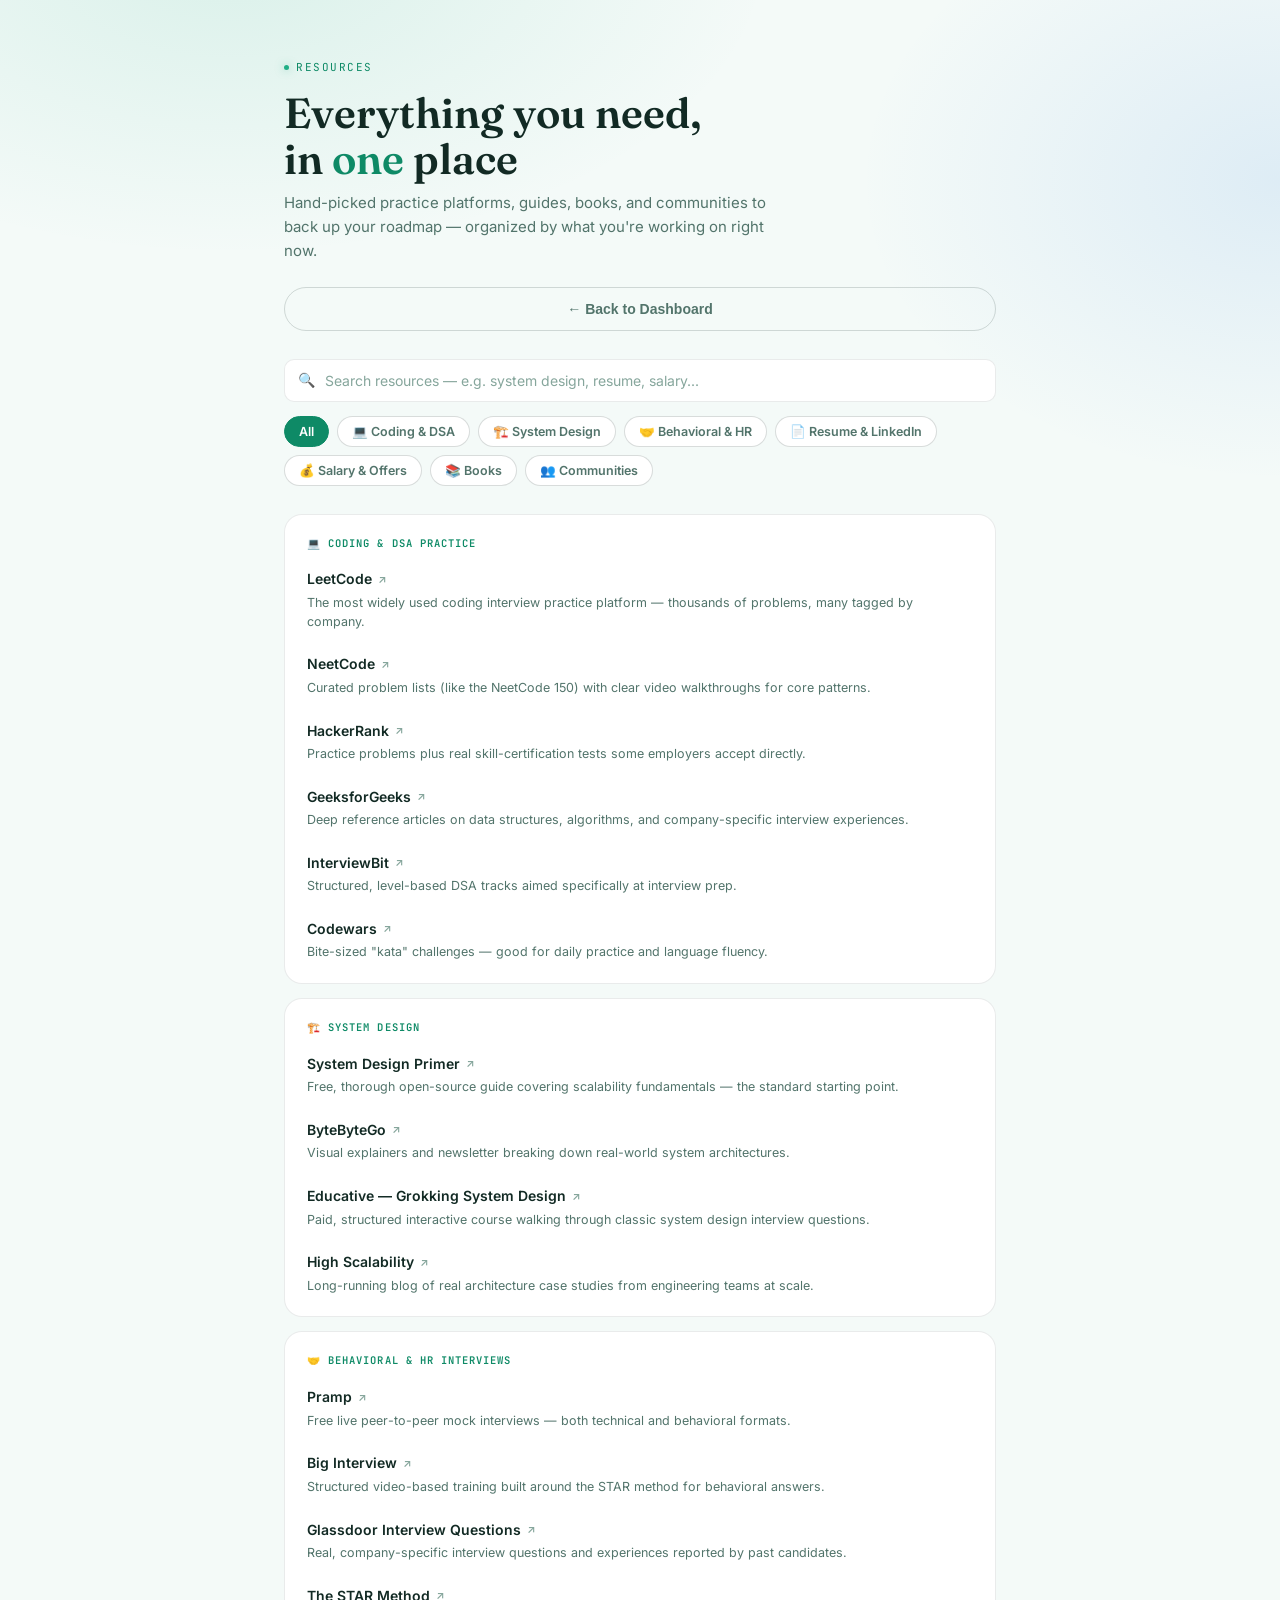
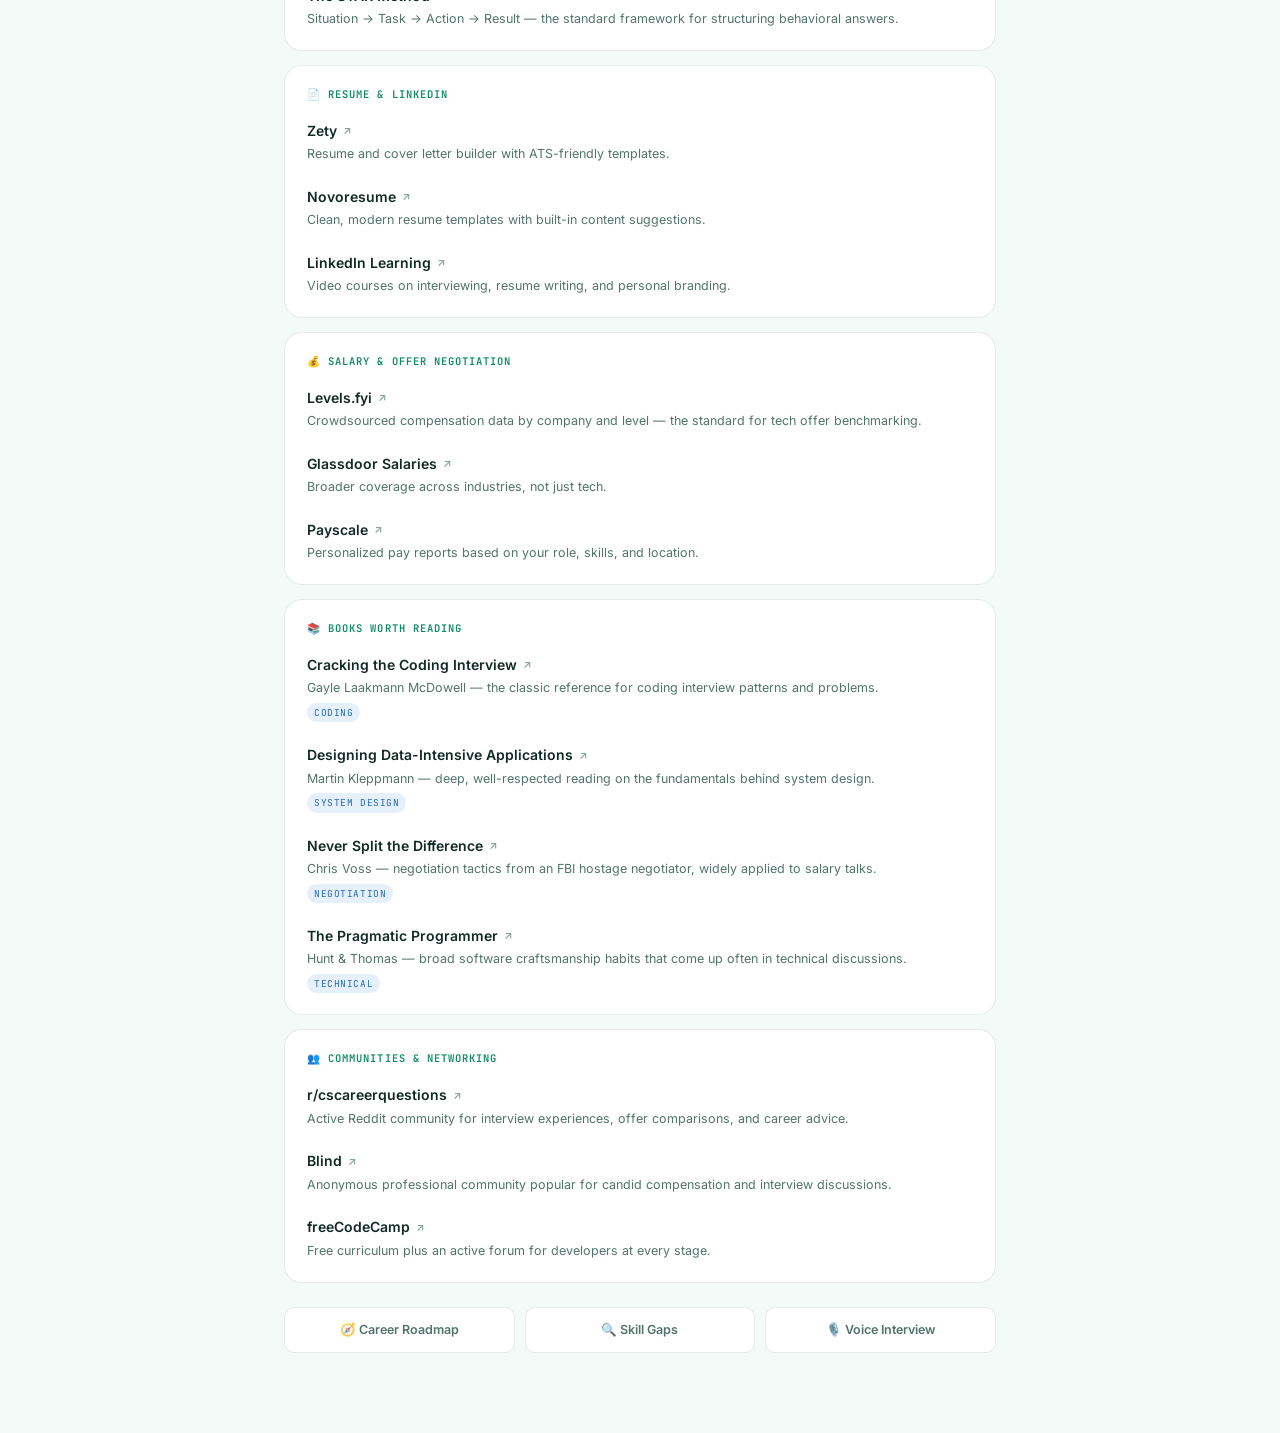
<file: Frontend/resources.html>
<!DOCTYPE html>
<html lang="en">
<head>
<meta charset="UTF-8">
<meta name="viewport" content="width=device-width, initial-scale=1.0">

<!-- ═══════════════════════════════════════
     BACKEND WARM-UP — fires the moment the
     browser starts parsing <head>. This page
     has no direct AI call itself, but users
     often jump from here to Interview, Skill
     Gap, or Roadmap next — so this keeps
     Render's container awake for whichever
     page they land on.
═══════════════════════════════════════ -->
<script>
(function warmBackend() {
  fetch("https://ai-interview-simulator-316l.onrender.com/ping").catch(function () {});
})();
</script>

<title>Resources — AI Interview Simulator</title>
<link rel="preconnect" href="https://fonts.googleapis.com">
<link rel="preconnect" href="https://fonts.gstatic.com" crossorigin>
<link href="https://fonts.googleapis.com/css2?family=Fraunces:opsz,wght@9..144,400;9..144,600;9..144,700&family=Inter:wght@400;500;600;700&family=JetBrains+Mono:wght@400;500;600&display=swap" rel="stylesheet">
<style>
:root{
    --bg:#F4FAF8; --bg-elevated:#FFFFFF; --surface:#EAF5F1; --surface-2:#DCEEE7;
    --border:rgba(15,42,36,0.09); --border-strong:rgba(15,42,36,0.16);
    --text:#122A24; --text-muted:#52746B; --text-faint:#86A69C;
    --mint:#1FAE85; --mint-deep:#0E8A66; --mint-dim:rgba(31,174,133,0.13);
    --sky:#3D8BE0; --sky-deep:#2569B4; --sky-dim:rgba(61,139,224,0.13);
    --coral:#E0654C; --warn:#D97706; --purple:#8B5CF6;
    --display:'Fraunces',Georgia,serif; --body:'Inter',-apple-system,sans-serif; --mono:'JetBrains Mono','Courier New',monospace;
    --radius:18px; --radius-sm:10px;
}
*{ box-sizing:border-box; margin:0; padding:0; }
html{ scroll-behavior:smooth; }
body{ font-family:var(--body); background:var(--bg); color:var(--text); line-height:1.6; -webkit-font-smoothing:antialiased; min-height:100vh; }
body::before{
    content:""; position:fixed; inset:0; z-index:-2;
    background: radial-gradient(ellipse 900px 500px at 18% -5%, rgba(31,174,133,0.12), transparent 60%),
                radial-gradient(ellipse 700px 500px at 100% 20%, rgba(61,139,224,0.12), transparent 60%), var(--bg);
}
a{ color:inherit; text-decoration:none; }
h1,h2,h3,h4{ font-family:var(--display); margin:0; font-weight:600; }

/* PAGE */
.page{ max-width:760px; margin:0 auto; padding:52px 24px 80px; }
.eyebrow{ font-family:var(--mono); font-size:11px; letter-spacing:.14em; text-transform:uppercase; color:var(--mint-deep); display:inline-flex; align-items:center; gap:7px; margin-bottom:14px; }
.eyebrow::before{ content:""; width:5px; height:5px; border-radius:50%; background:var(--mint); box-shadow:0 0 8px rgba(31,174,133,0.5); }
.page h1{ font-size:clamp(28px,4vw,42px); line-height:1.1; margin-bottom:8px; }
.page h1 em{ font-style:normal; color:var(--mint-deep); }
.page .sub{ color:var(--text-muted); font-size:15px; margin-bottom:24px; max-width:56ch; }

.btn-outline{ display:flex; align-items:center; justify-content:center; width:100%; padding:13px; border:1px solid var(--border-strong); border-radius:999px; background:transparent; color:var(--text-muted); font-weight:600; font-size:14px; cursor:pointer; transition:.2s; margin-bottom:28px; }
.btn-outline:hover{ border-color:var(--mint); color:var(--mint-deep); }

/* SEARCH + FILTERS */
.search-box{ position:relative; margin-bottom:14px; }
.search-box input{
    width:100%; padding:12px 14px 12px 40px; background:var(--bg-elevated);
    border:1px solid var(--border); border-radius:var(--radius-sm);
    color:var(--text); font-family:var(--body); font-size:14px; outline:none; transition:border-color .2s;
}
.search-box input:focus{ border-color:var(--mint); }
.search-box input::placeholder{ color:var(--text-faint); }
.search-box .icon{ position:absolute; left:14px; top:50%; transform:translateY(-50%); font-size:14px; color:var(--text-faint); pointer-events:none; }

.filter-row{ display:flex; flex-wrap:wrap; gap:8px; margin-bottom:28px; }
.filter-chip{ padding:7px 14px; border-radius:999px; font-size:12.5px; font-weight:600; border:1px solid var(--border-strong); background:var(--bg-elevated); color:var(--text-muted); cursor:pointer; transition:.2s; font-family:var(--body); }
.filter-chip:hover{ border-color:var(--mint); color:var(--mint-deep); }
.filter-chip.active{ background:var(--mint-deep); border-color:var(--mint-deep); color:#fff; }

/* RESOURCE SECTIONS */
.section{ background:var(--bg-elevated); border:1px solid var(--border); border-radius:var(--radius); padding:10px; margin-bottom:14px; }
.section-label{ font-family:var(--mono); font-size:10.5px; text-transform:uppercase; letter-spacing:.1em; color:var(--mint-deep); font-weight:600; padding:10px 12px 6px; }
.resource-list{ display:flex; flex-direction:column; }
.resource-item{ display:flex; flex-direction:column; gap:3px; padding:11px 12px; border-radius:var(--radius-sm); transition:.15s; }
.resource-item:hover{ background:var(--surface); }
.resource-name{ font-weight:600; font-size:14px; color:var(--text); display:inline-flex; align-items:center; gap:6px; }
.resource-name::after{ content:"↗"; font-size:11px; color:var(--text-faint); transition:.15s; }
.resource-item:hover .resource-name::after{ color:var(--mint-deep); transform:translate(1px,-1px); }
.resource-note{ font-size:12.5px; color:var(--text-muted); line-height:1.5; }
.resource-tag{ display:inline-block; font-family:var(--mono); font-size:9.5px; text-transform:uppercase; letter-spacing:.06em; color:var(--sky-deep); background:var(--sky-dim); padding:2px 7px; border-radius:999px; margin-top:2px; width:fit-content; }

.no-results{ display:none; text-align:center; padding:32px 20px; color:var(--text-faint); font-family:var(--mono); font-size:13px; }
.no-results.show{ display:block; }

/* CROSS-LINKS */
.action-row{ display:grid; grid-template-columns:1fr 1fr 1fr; gap:10px; margin-top:24px; }
.action-link{ display:block; text-align:center; padding:12px 8px; border-radius:var(--radius-sm); font-weight:600; font-size:12.5px; border:1px solid var(--border); transition:.2s; color:var(--text-muted); background:var(--bg-elevated); }
.action-link:hover{ border-color:var(--mint); color:var(--mint-deep); background:var(--mint-dim); }

@media(max-width:520px){ .action-row{ grid-template-columns:1fr; } }
</style>
</head>
<body>

<div class="page">
    <span class="eyebrow">Resources</span>
    <h1>Everything you need,<br>in <em>one</em> place</h1>
    <p class="sub">Hand-picked practice platforms, guides, books, and communities to back up your roadmap — organized by what you're working on right now.</p>

    <button class="btn-outline" onclick="window.location.href='index.html'">← Back to Dashboard</button>

    <div class="search-box">
        <span class="icon">🔍</span>
        <input type="text" id="searchInput" placeholder="Search resources — e.g. system design, resume, salary...">
    </div>

    <div class="filter-row" id="filterRow">
        <button class="filter-chip active" data-category="all">All</button>
        <button class="filter-chip" data-category="coding">💻 Coding &amp; DSA</button>
        <button class="filter-chip" data-category="system">🏗️ System Design</button>
        <button class="filter-chip" data-category="behavioral">🤝 Behavioral &amp; HR</button>
        <button class="filter-chip" data-category="resume">📄 Resume &amp; LinkedIn</button>
        <button class="filter-chip" data-category="salary">💰 Salary &amp; Offers</button>
        <button class="filter-chip" data-category="books">📚 Books</button>
        <button class="filter-chip" data-category="community">👥 Communities</button>
    </div>

    <!-- Coding & DSA -->
    <div class="section" data-category="coding">
        <div class="section-label">💻 Coding &amp; DSA Practice</div>
        <div class="resource-list">
            <a class="resource-item" href="https://leetcode.com" target="_blank" rel="noopener">
                <span class="resource-name">LeetCode</span>
                <span class="resource-note">The most widely used coding interview practice platform — thousands of problems, many tagged by company.</span>
            </a>
            <a class="resource-item" href="https://neetcode.io" target="_blank" rel="noopener">
                <span class="resource-name">NeetCode</span>
                <span class="resource-note">Curated problem lists (like the NeetCode 150) with clear video walkthroughs for core patterns.</span>
            </a>
            <a class="resource-item" href="https://www.hackerrank.com" target="_blank" rel="noopener">
                <span class="resource-name">HackerRank</span>
                <span class="resource-note">Practice problems plus real skill-certification tests some employers accept directly.</span>
            </a>
            <a class="resource-item" href="https://www.geeksforgeeks.org" target="_blank" rel="noopener">
                <span class="resource-name">GeeksforGeeks</span>
                <span class="resource-note">Deep reference articles on data structures, algorithms, and company-specific interview experiences.</span>
            </a>
            <a class="resource-item" href="https://www.interviewbit.com" target="_blank" rel="noopener">
                <span class="resource-name">InterviewBit</span>
                <span class="resource-note">Structured, level-based DSA tracks aimed specifically at interview prep.</span>
            </a>
            <a class="resource-item" href="https://www.codewars.com" target="_blank" rel="noopener">
                <span class="resource-name">Codewars</span>
                <span class="resource-note">Bite-sized "kata" challenges — good for daily practice and language fluency.</span>
            </a>
        </div>
    </div>

    <!-- System Design -->
    <div class="section" data-category="system">
        <div class="section-label">🏗️ System Design</div>
        <div class="resource-list">
            <a class="resource-item" href="https://github.com/donnemartin/system-design-primer" target="_blank" rel="noopener">
                <span class="resource-name">System Design Primer</span>
                <span class="resource-note">Free, thorough open-source guide covering scalability fundamentals — the standard starting point.</span>
            </a>
            <a class="resource-item" href="https://bytebytego.com" target="_blank" rel="noopener">
                <span class="resource-name">ByteByteGo</span>
                <span class="resource-note">Visual explainers and newsletter breaking down real-world system architectures.</span>
            </a>
            <a class="resource-item" href="https://www.educative.io" target="_blank" rel="noopener">
                <span class="resource-name">Educative — Grokking System Design</span>
                <span class="resource-note">Paid, structured interactive course walking through classic system design interview questions.</span>
            </a>
            <a class="resource-item" href="http://highscalability.com" target="_blank" rel="noopener">
                <span class="resource-name">High Scalability</span>
                <span class="resource-note">Long-running blog of real architecture case studies from engineering teams at scale.</span>
            </a>
        </div>
    </div>

    <!-- Behavioral & HR -->
    <div class="section" data-category="behavioral">
        <div class="section-label">🤝 Behavioral &amp; HR Interviews</div>
        <div class="resource-list">
            <a class="resource-item" href="https://www.pramp.com" target="_blank" rel="noopener">
                <span class="resource-name">Pramp</span>
                <span class="resource-note">Free live peer-to-peer mock interviews — both technical and behavioral formats.</span>
            </a>
            <a class="resource-item" href="https://www.biginterview.com" target="_blank" rel="noopener">
                <span class="resource-name">Big Interview</span>
                <span class="resource-note">Structured video-based training built around the STAR method for behavioral answers.</span>
            </a>
            <a class="resource-item" href="https://www.glassdoor.com" target="_blank" rel="noopener">
                <span class="resource-name">Glassdoor Interview Questions</span>
                <span class="resource-note">Real, company-specific interview questions and experiences reported by past candidates.</span>
            </a>
            <a class="resource-item" href="https://www.google.com/search?q=STAR+method+interview">
                <span class="resource-name">The STAR Method</span>
                <span class="resource-note">Situation → Task → Action → Result — the standard framework for structuring behavioral answers.</span>
            </a>
        </div>
    </div>

    <!-- Resume & LinkedIn -->
    <div class="section" data-category="resume">
        <div class="section-label">📄 Resume &amp; LinkedIn</div>
        <div class="resource-list">
            <a class="resource-item" href="https://zety.com" target="_blank" rel="noopener">
                <span class="resource-name">Zety</span>
                <span class="resource-note">Resume and cover letter builder with ATS-friendly templates.</span>
            </a>
            <a class="resource-item" href="https://novoresume.com" target="_blank" rel="noopener">
                <span class="resource-name">Novoresume</span>
                <span class="resource-note">Clean, modern resume templates with built-in content suggestions.</span>
            </a>
            <a class="resource-item" href="https://www.linkedin.com/learning" target="_blank" rel="noopener">
                <span class="resource-name">LinkedIn Learning</span>
                <span class="resource-note">Video courses on interviewing, resume writing, and personal branding.</span>
            </a>
        </div>
    </div>

    <!-- Salary & Offers -->
    <div class="section" data-category="salary">
        <div class="section-label">💰 Salary &amp; Offer Negotiation</div>
        <div class="resource-list">
            <a class="resource-item" href="https://www.levels.fyi" target="_blank" rel="noopener">
                <span class="resource-name">Levels.fyi</span>
                <span class="resource-note">Crowdsourced compensation data by company and level — the standard for tech offer benchmarking.</span>
            </a>
            <a class="resource-item" href="https://www.glassdoor.com/Salaries" target="_blank" rel="noopener">
                <span class="resource-name">Glassdoor Salaries</span>
                <span class="resource-note">Broader coverage across industries, not just tech.</span>
            </a>
            <a class="resource-item" href="https://www.payscale.com" target="_blank" rel="noopener">
                <span class="resource-name">Payscale</span>
                <span class="resource-note">Personalized pay reports based on your role, skills, and location.</span>
            </a>
        </div>
    </div>

    <!-- Books -->
    <div class="section" data-category="books">
        <div class="section-label">📚 Books Worth Reading</div>
        <div class="resource-list">
            <a class="resource-item" href="https://www.google.com/search?q=Cracking+the+Coding+Interview+Gayle+Laakmann+McDowell">
                <span class="resource-name">Cracking the Coding Interview</span>
                <span class="resource-note">Gayle Laakmann McDowell — the classic reference for coding interview patterns and problems.</span>
                <span class="resource-tag">Coding</span>
            </a>
            <a class="resource-item" href="https://www.google.com/search?q=Designing+Data-Intensive+Applications+Martin+Kleppmann">
                <span class="resource-name">Designing Data-Intensive Applications</span>
                <span class="resource-note">Martin Kleppmann — deep, well-respected reading on the fundamentals behind system design.</span>
                <span class="resource-tag">System Design</span>
            </a>
            <a class="resource-item" href="https://www.google.com/search?q=Never+Split+the+Difference+Chris+Voss">
                <span class="resource-name">Never Split the Difference</span>
                <span class="resource-note">Chris Voss — negotiation tactics from an FBI hostage negotiator, widely applied to salary talks.</span>
                <span class="resource-tag">Negotiation</span>
            </a>
            <a class="resource-item" href="https://www.google.com/search?q=The+Pragmatic+Programmer+Hunt+Thomas">
                <span class="resource-name">The Pragmatic Programmer</span>
                <span class="resource-note">Hunt &amp; Thomas — broad software craftsmanship habits that come up often in technical discussions.</span>
                <span class="resource-tag">Technical</span>
            </a>
        </div>
    </div>

    <!-- Communities -->
    <div class="section" data-category="community">
        <div class="section-label">👥 Communities &amp; Networking</div>
        <div class="resource-list">
            <a class="resource-item" href="https://www.reddit.com/r/cscareerquestions" target="_blank" rel="noopener">
                <span class="resource-name">r/cscareerquestions</span>
                <span class="resource-note">Active Reddit community for interview experiences, offer comparisons, and career advice.</span>
            </a>
            <a class="resource-item" href="https://www.teamblind.com" target="_blank" rel="noopener">
                <span class="resource-name">Blind</span>
                <span class="resource-note">Anonymous professional community popular for candid compensation and interview discussions.</span>
            </a>
            <a class="resource-item" href="https://www.freecodecamp.org" target="_blank" rel="noopener">
                <span class="resource-name">freeCodeCamp</span>
                <span class="resource-note">Free curriculum plus an active forum for developers at every stage.</span>
            </a>
        </div>
    </div>

    <div class="no-results" id="noResults">No resources match your search.</div>

    <div class="action-row">
        <a href="roadmap.html" class="action-link">🧭 Career Roadmap</a>
        <a href="skill.html" class="action-link">🔍 Skill Gaps</a>
        <a href="voice-interview.html" class="action-link">🎙️ Voice Interview</a>
    </div>
</div>

<script>
const searchInput = document.getElementById('searchInput');
const chips = document.querySelectorAll('.filter-chip');
const sections = document.querySelectorAll('.section[data-category]');
const noResults = document.getElementById('noResults');
let activeCategory = 'all';

chips.forEach(chip => {
    chip.addEventListener('click', () => {
        chips.forEach(c => c.classList.remove('active'));
        chip.classList.add('active');
        activeCategory = chip.dataset.category;
        applyFilters();
    });
});

searchInput.addEventListener('input', applyFilters);

function applyFilters() {
    const query = searchInput.value.trim().toLowerCase();
    let anySectionVisible = false;

    sections.forEach(section => {
        const cat = section.dataset.category;
        const categoryMatch = activeCategory === 'all' || activeCategory === cat;
        let anyItemVisible = false;

        section.querySelectorAll('.resource-item').forEach(item => {
            const text = item.textContent.toLowerCase();
            const matchesQuery = !query || text.includes(query);
            const visible = categoryMatch && matchesQuery;
            item.style.display = visible ? '' : 'none';
            if (visible) anyItemVisible = true;
        });

        section.style.display = anyItemVisible ? '' : 'none';
        if (anyItemVisible) anySectionVisible = true;
    });

    noResults.classList.toggle('show', !anySectionVisible);
}
</script>
</body>
</html>
</file>
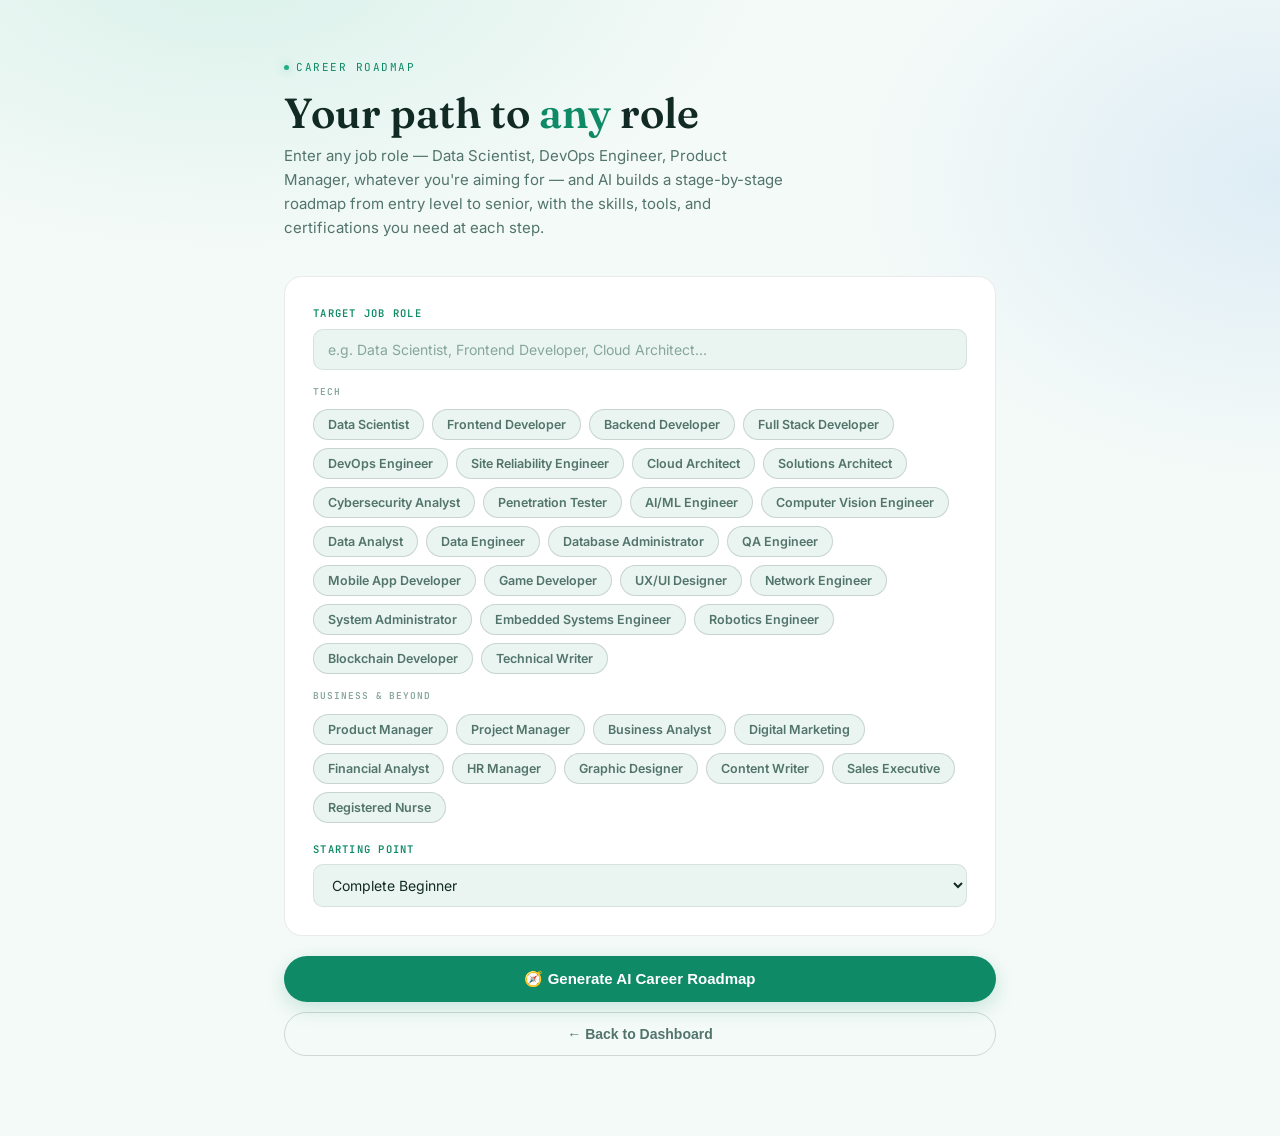
<file: Frontend/road.html>
<!DOCTYPE html>
<html lang="en">
<head>
<meta charset="UTF-8">
<meta name="viewport" content="width=device-width, initial-scale=1.0">

<!-- ═══════════════════════════════════════
     BACKEND WARM-UP — fires the moment the
     browser starts parsing <head>, in parallel
     with everything else, so Render's container
     + Groq connection are already awake by the
     time "Generate AI Career Roadmap" is clicked.
═══════════════════════════════════════ -->
<script>
(function warmBackend() {
  fetch("https://ai-interview-simulator-316l.onrender.com/ping").catch(function () {});
})();
</script>

<title>AI Career Roadmap — AI Interview Simulator</title>
<link rel="preconnect" href="https://fonts.googleapis.com">
<link rel="preconnect" href="https://fonts.gstatic.com" crossorigin>
<link href="https://fonts.googleapis.com/css2?family=Fraunces:opsz,wght@9..144,400;9..144,600;9..144,700&family=Inter:wght@400;500;600;700&family=JetBrains+Mono:wght@400;500;600&display=swap" rel="stylesheet">
<style>
:root{
    --bg:#F4FAF8; --bg-elevated:#FFFFFF; --surface:#EAF5F1; --surface-2:#DCEEE7;
    --border:rgba(15,42,36,0.09); --border-strong:rgba(15,42,36,0.16);
    --text:#122A24; --text-muted:#52746B; --text-faint:#86A69C;
    --mint:#1FAE85; --mint-deep:#0E8A66; --mint-dim:rgba(31,174,133,0.13);
    --sky:#3D8BE0; --sky-deep:#2569B4; --sky-dim:rgba(61,139,224,0.13);
    --coral:#E0654C; --warn:#D97706; --purple:#8B5CF6; --purple-dim:rgba(139,92,246,0.12);
    --display:'Fraunces',Georgia,serif; --body:'Inter',-apple-system,sans-serif; --mono:'JetBrains Mono','Courier New',monospace;
    --radius:18px; --radius-sm:10px;
}
*{ box-sizing:border-box; margin:0; padding:0; }
html{ scroll-behavior:smooth; }
body{ font-family:var(--body); background:var(--bg); color:var(--text); line-height:1.6; -webkit-font-smoothing:antialiased; min-height:100vh; }
body::before{
    content:""; position:fixed; inset:0; z-index:-2;
    background: radial-gradient(ellipse 900px 500px at 18% -5%, rgba(31,174,133,0.12), transparent 60%),
                radial-gradient(ellipse 700px 500px at 100% 20%, rgba(61,139,224,0.12), transparent 60%), var(--bg);
}
a{ color:inherit; text-decoration:none; }
h1,h2,h3,h4{ font-family:var(--display); margin:0; font-weight:600; }

/* PAGE */
.page{ max-width:760px; margin:0 auto; padding:52px 24px 80px; }
.eyebrow{ font-family:var(--mono); font-size:11px; letter-spacing:.14em; text-transform:uppercase; color:var(--mint-deep); display:inline-flex; align-items:center; gap:7px; margin-bottom:14px; }
.eyebrow::before{ content:""; width:5px; height:5px; border-radius:50%; background:var(--mint); box-shadow:0 0 8px rgba(31,174,133,0.5); }
.page h1{ font-size:clamp(28px,4vw,42px); line-height:1.1; margin-bottom:8px; }
.page h1 em{ font-style:normal; color:var(--mint-deep); }
.page .sub{ color:var(--text-muted); font-size:15px; margin-bottom:36px; max-width:56ch; }

/* FORM CARD */
.form-card{ background:var(--bg-elevated); border:1px solid var(--border); border-radius:var(--radius); padding:28px; margin-bottom:20px; }
.form-group{ margin-bottom:18px; }
.form-group:last-child{ margin-bottom:0; }
label{ display:block; font-family:var(--mono); font-size:10.5px; font-weight:600; text-transform:uppercase; letter-spacing:.12em; color:var(--mint-deep); margin-bottom:7px; }
input[type=text], select{
    width:100%; padding:11px 14px; background:var(--surface);
    border:1px solid var(--border); border-radius:var(--radius-sm);
    color:var(--text); font-family:var(--body); font-size:14px; outline:none; transition:border-color .2s;
}
input[type=text]:focus, select:focus{ border-color:var(--mint); }
input::placeholder{ color:var(--text-faint); }
select option{ background:#fff; color:var(--text); }

.chip-row{ display:flex; flex-wrap:wrap; gap:8px; margin-top:10px; }
.chip{ padding:7px 14px; border-radius:999px; font-size:12.5px; font-weight:600; border:1px solid var(--border-strong); background:var(--surface); color:var(--text-muted); cursor:pointer; transition:.2s; font-family:var(--body); }
.chip:hover{ border-color:var(--mint); color:var(--mint-deep); background:var(--mint-dim); }
.chip-group-label{ font-family:var(--mono); font-size:9.5px; font-weight:600; text-transform:uppercase; letter-spacing:.1em; color:var(--text-faint); margin:14px 0 6px; }
.chip-group-label:first-child{ margin-top:10px; }

/* BUTTONS */
.btn-primary{ display:flex; align-items:center; justify-content:center; gap:8px; width:100%; padding:14px; border:none; border-radius:999px; background:var(--mint-deep); color:#fff; font-weight:700; font-size:15px; cursor:pointer; transition:.25s; margin-bottom:10px; box-shadow:0 6px 20px rgba(14,138,102,0.2); }
.btn-primary:hover{ background:#0a7558; transform:translateY(-1px); box-shadow:0 10px 28px rgba(14,138,102,0.3); }
.btn-primary:disabled{ opacity:.5; cursor:not-allowed; transform:none; box-shadow:none; }
.btn-outline{ display:flex; align-items:center; justify-content:center; width:100%; padding:13px; border:1px solid var(--border-strong); border-radius:999px; background:transparent; color:var(--text-muted); font-weight:600; font-size:14px; cursor:pointer; transition:.2s; }
.btn-outline:hover{ border-color:var(--mint); color:var(--mint-deep); }

/* RESULT */
.result{ display:none; margin-top:28px; }

.hero-card{ background:linear-gradient(135deg, var(--mint-deep), var(--sky-deep)); border-radius:var(--radius); padding:26px 24px; color:#fff; margin-bottom:20px; box-shadow:0 12px 30px rgba(14,138,102,0.22); }
.hero-card h2{ font-size:22px; margin-bottom:8px; color:#fff; }
.hero-card p{ font-size:13.5px; opacity:.92; line-height:1.7; }

.section{ background:var(--bg-elevated); border:1px solid var(--border); border-radius:var(--radius); padding:20px; margin-bottom:14px; }
.section-label{ font-family:var(--mono); font-size:10px; text-transform:uppercase; letter-spacing:.12em; color:var(--mint-deep); font-weight:600; margin-bottom:12px; }

.badge{ display:inline-flex; align-items:center; gap:4px; padding:4px 11px; margin:3px; border-radius:999px; font-size:12px; font-weight:500; font-family:var(--mono); border:1px solid; }
.badge-skill{ background:rgba(31,174,133,0.12); color:var(--mint-deep); border-color:rgba(31,174,133,0.3); }
.badge-tool{ background:rgba(61,139,224,0.1); color:var(--sky-deep); border-color:rgba(61,139,224,0.3); }
.badge-cert{ background:rgba(139,92,246,0.1); color:var(--purple); border-color:rgba(139,92,246,0.3); }
.badge-have{ background:rgba(31,174,133,0.22); color:var(--mint-deep); border-color:var(--mint); font-weight:700; }
.badge-company{ background:var(--surface-2); color:var(--text-muted); border-color:var(--border-strong); }
.badge-role{ background:var(--sky-dim); color:var(--sky-deep); border-color:rgba(61,139,224,0.3); cursor:pointer; transition:.2s; }
.badge-role:hover{ background:var(--sky-deep); color:#fff; }

.demand-pill{ display:inline-flex; align-items:center; gap:6px; padding:6px 14px; border-radius:999px; font-family:var(--mono); font-size:12px; font-weight:700; margin-bottom:10px; }
.demand-high{ background:rgba(31,174,133,0.15); color:var(--mint-deep); }
.demand-medium{ background:rgba(217,119,6,0.13); color:var(--warn); }
.demand-low{ background:rgba(224,101,76,0.13); color:var(--coral); }

.action-row{ display:grid; grid-template-columns:1fr 1fr; gap:12px; margin-top:6px; }
.action-link{ display:block; text-align:center; padding:12px; border-radius:var(--radius-sm); font-weight:600; font-size:13px; border:1px solid var(--border); transition:.2s; color:var(--text-muted); background:var(--bg-elevated); }
.action-link:hover{ border-color:var(--mint); color:var(--mint-deep); background:var(--mint-dim); }

/* TIMELINE */
.timeline{ position:relative; padding-left:8px; }
.stage{ position:relative; padding:0 0 28px 34px; border-left:2px solid var(--border-strong); }
.stage:last-child{ border-left:2px solid transparent; padding-bottom:0; }
.stage-dot{ position:absolute; left:-11px; top:0; width:20px; height:20px; border-radius:50%; background:var(--mint-deep); border:3px solid var(--bg-elevated); box-shadow:0 0 0 2px var(--mint-deep); display:flex; align-items:center; justify-content:center; }
.stage-card{ background:var(--surface); border:1px solid var(--border); border-radius:var(--radius-sm); padding:16px 18px; }
.stage-head{ display:flex; justify-content:space-between; align-items:baseline; flex-wrap:wrap; gap:6px; margin-bottom:6px; }
.stage-title{ font-family:var(--display); font-size:17px; font-weight:600; }
.stage-time{ font-family:var(--mono); font-size:11px; color:var(--text-faint); text-transform:uppercase; letter-spacing:.06em; }
.stage-salary{ font-family:var(--mono); font-size:12px; color:var(--mint-deep); font-weight:600; margin-bottom:10px; }
.stage-sub{ font-size:10px; text-transform:uppercase; letter-spacing:.1em; color:var(--text-faint); font-family:var(--mono); margin:10px 0 4px; }
.stage-sub:first-of-type{ margin-top:2px; }
.stage-milestone{ font-size:13px; color:var(--text-muted); line-height:1.6; margin-top:8px; }

.res-item{ display:flex; gap:10px; align-items:flex-start; padding:10px 0; border-bottom:1px solid var(--border); }
.res-item:last-child{ border-bottom:none; padding-bottom:0; }
.res-item .dot{ width:6px; height:6px; border-radius:50%; background:var(--sky-deep); margin-top:7px; flex-shrink:0; }
.res-item h4{ font-size:13.5px; font-weight:600; margin-bottom:2px; }
.res-item p{ font-size:12.5px; color:var(--text-muted); }

.spinner{ width:24px; height:24px; border:3px solid var(--surface-2); border-top-color:var(--mint); border-radius:50%; animation:spin .8s linear infinite; margin:0 auto; }
@keyframes spin{ to{ transform:rotate(360deg); } }
.loading{ text-align:center; padding:32px; }
.loading p{ margin-top:12px; font-size:13px; color:var(--text-faint); font-family:var(--mono); }
</style>
</head>
<body>

<div class="page">
    <span class="eyebrow">Career Roadmap</span>
    <h1>Your path to <em>any</em> role</h1>
    <p class="sub">Enter any job role — Data Scientist, DevOps Engineer, Product Manager, whatever you're aiming for — and AI builds a stage-by-stage roadmap from entry level to senior, with the skills, tools, and certifications you need at each step.</p>

    <div class="form-card">
        <div class="form-group">
            <label>Target Job Role</label>
            <input type="text" id="jobRole" placeholder="e.g. Data Scientist, Frontend Developer, Cloud Architect...">

            <div class="chip-group-label">Tech</div>
            <div class="chip-row">
                <button class="chip" onclick="quickFill('Data Scientist')">Data Scientist</button>
                <button class="chip" onclick="quickFill('Frontend Developer')">Frontend Developer</button>
                <button class="chip" onclick="quickFill('Backend Developer')">Backend Developer</button>
                <button class="chip" onclick="quickFill('Full Stack Developer')">Full Stack Developer</button>
                <button class="chip" onclick="quickFill('DevOps Engineer')">DevOps Engineer</button>
                <button class="chip" onclick="quickFill('Site Reliability Engineer')">Site Reliability Engineer</button>
                <button class="chip" onclick="quickFill('Cloud Architect')">Cloud Architect</button>
                <button class="chip" onclick="quickFill('Solutions Architect')">Solutions Architect</button>
                <button class="chip" onclick="quickFill('Cybersecurity Analyst')">Cybersecurity Analyst</button>
                <button class="chip" onclick="quickFill('Penetration Tester')">Penetration Tester</button>
                <button class="chip" onclick="quickFill('AI/ML Engineer')">AI/ML Engineer</button>
                <button class="chip" onclick="quickFill('Computer Vision Engineer')">Computer Vision Engineer</button>
                <button class="chip" onclick="quickFill('Data Analyst')">Data Analyst</button>
                <button class="chip" onclick="quickFill('Data Engineer')">Data Engineer</button>
                <button class="chip" onclick="quickFill('Database Administrator')">Database Administrator</button>
                <button class="chip" onclick="quickFill('QA Engineer')">QA Engineer</button>
                <button class="chip" onclick="quickFill('Mobile App Developer')">Mobile App Developer</button>
                <button class="chip" onclick="quickFill('Game Developer')">Game Developer</button>
                <button class="chip" onclick="quickFill('UX/UI Designer')">UX/UI Designer</button>
                <button class="chip" onclick="quickFill('Network Engineer')">Network Engineer</button>
                <button class="chip" onclick="quickFill('System Administrator')">System Administrator</button>
                <button class="chip" onclick="quickFill('Embedded Systems Engineer')">Embedded Systems Engineer</button>
                <button class="chip" onclick="quickFill('Robotics Engineer')">Robotics Engineer</button>
                <button class="chip" onclick="quickFill('Blockchain Developer')">Blockchain Developer</button>
                <button class="chip" onclick="quickFill('Technical Writer')">Technical Writer</button>
            </div>

            <div class="chip-group-label">Business &amp; Beyond</div>
            <div class="chip-row">
                <button class="chip" onclick="quickFill('Product Manager')">Product Manager</button>
                <button class="chip" onclick="quickFill('Project Manager')">Project Manager</button>
                <button class="chip" onclick="quickFill('Business Analyst')">Business Analyst</button>
                <button class="chip" onclick="quickFill('Digital Marketing Manager')">Digital Marketing</button>
                <button class="chip" onclick="quickFill('Financial Analyst')">Financial Analyst</button>
                <button class="chip" onclick="quickFill('Human Resources Manager')">HR Manager</button>
                <button class="chip" onclick="quickFill('Graphic Designer')">Graphic Designer</button>
                <button class="chip" onclick="quickFill('Content Writer')">Content Writer</button>
                <button class="chip" onclick="quickFill('Sales Executive')">Sales Executive</button>
                <button class="chip" onclick="quickFill('Registered Nurse')">Registered Nurse</button>
            </div>
        </div>
        <div class="form-group" style="margin-bottom:0;">
            <label>Starting Point</label>
            <select id="startLevel">
                <option value="complete beginner with no experience">Complete Beginner</option>
                <option value="student currently studying relevant fundamentals">Student</option>
                <option value="career switcher from a different field">Career Switcher</option>
                <option value="already working junior in a related role">Junior in Related Role</option>
            </select>
        </div>
    </div>

    <button class="btn-primary" id="generateBtn" onclick="generateRoadmap()">🧭 Generate AI Career Roadmap</button>
    <button class="btn-outline" onclick="window.location.href='index.html'">← Back to Dashboard</button>

    <div class="result" id="result">
        <div id="resultContent"></div>
    </div>
</div>

<script>
const BACKEND = "https://ai-interview-simulator-316l.onrender.com";
let lastRoadmap = null;

function quickFill(role) {
    document.getElementById("jobRole").value = role;
    generateRoadmap();
}

// ---------- Robust JSON parsing ----------
function parseRoadmapJSON(raw) {
    if (!raw || typeof raw !== "string") return null;

    // 1) Strip markdown code fences and surrounding whitespace
    let clean = raw.replace(/```json/gi, "").replace(/```/g, "").trim();

    // 2) Isolate the outermost {...} block in case the model added any preamble/trailing text
    const start = clean.indexOf("{");
    const end = clean.lastIndexOf("}");
    if (start !== -1 && end !== -1 && end > start) {
        clean = clean.slice(start, end + 1);
    }

    // 3) Try a straight parse first
    try {
        return JSON.parse(clean);
    } catch (e1) {
        // 4) Attempt light repairs for common model formatting slips, then retry
        let repaired = clean
            .replace(/,\s*([}\]])/g, "$1")   // trailing commas before } or ]
            .replace(/[\u0000-\u0008\u000B\u000C\u000E-\u001F]/g, ""); // stray control chars

        try {
            return JSON.parse(repaired);
        } catch (e2) {
            // 5) Last resort: the response may have been cut off mid-object
            // (e.g. a backend token/length limit). Try to close it out.
            const closed = closeTruncatedJSON(repaired);
            try {
                return JSON.parse(closed);
            } catch (e3) {
                return null;
            }
        }
    }
}

// Closes a JSON string that was cut off partway through: finishes any open
// string, drops a dangling trailing comma, then closes open [ and { in the
// correct (reverse) order.
function closeTruncatedJSON(str) {
    let inString = false, escape = false;
    const stack = [];

    for (let i = 0; i < str.length; i++) {
        const ch = str[i];
        if (inString) {
            if (escape) { escape = false; }
            else if (ch === "\\") { escape = true; }
            else if (ch === '"') { inString = false; }
            continue;
        }
        if (ch === '"') { inString = true; }
        else if (ch === "{" || ch === "[") { stack.push(ch); }
        else if (ch === "}" || ch === "]") { stack.pop(); }
    }

    let result = str;
    if (inString) result += '"';           // finish an unterminated string
    result = result.replace(/,\s*$/, "");  // drop a trailing comma left dangling
    for (let i = stack.length - 1; i >= 0; i--) {
        result += stack[i] === "{" ? "}" : "]";
    }
    return result;
}

function matchSkills(list, haveArr) {
    return (list||[]).map(skill => {
        const isHave = haveArr.some(h => skill.toLowerCase().includes(h) || h.includes(skill.toLowerCase()));
        return isHave
            ? `<span class="badge badge-have">✓ ${skill}</span>`
            : `<span class="badge badge-skill">${skill}</span>`;
    }).join('');
}

async function generateRoadmap() {
    const jobRole = document.getElementById("jobRole").value.trim();
    const startLevel = document.getElementById("startLevel").value;

    if (!jobRole) { alert("Please enter a target job role"); return; }

    const btn = document.getElementById("generateBtn");
    const result = document.getElementById("result");
    const content = document.getElementById("resultContent");

    btn.disabled = true; btn.textContent = "Generating...";
    result.style.display = "block";
    content.innerHTML = `<div class="loading"><div class="spinner"></div><p>Building your roadmap for ${jobRole}...</p></div>`;

    // If the free-tier backend is asleep, cold start can take a while —
    // let the user know instead of leaving a bare spinner.
    const coldStartTimer = setTimeout(() => {
        content.innerHTML = `<div class="loading"><div class="spinner"></div><p>Still working — the server may be waking up, this can take up to a minute...</p></div>`;
    }, 7000);

    try {
        const prompt = `You are an expert career counselor who has mapped career paths for thousands of professionals across every tech and non-tech job role.

Build a concise career roadmap for:
- Target Job Role: ${jobRole}
- Starting Point: ${startLevel}

The roadmap must work for ANY job role given (technical, creative, business, healthcare, etc.), not just software jobs.

Keep every text field SHORT (see word limits below) so the full response stays compact, EXCEPT core_skills — for each stage, list up to 10 core_skills (fewer only if the role genuinely doesn't need that many), ordered most-important first, using short skill names (1-3 words each). Output ONLY the JSON object below, with no markdown fences, no preamble, and no text after it. The JSON must be complete and syntactically valid — do not stop partway through.

{
  "role": "${jobRole}",
  "overview": "max 2 sentences: what this path looks like and realistic total time to senior/expert level",
  "job_outlook": {
    "demand_level": "High, Medium, or Low",
    "growth_trend": "max 1 sentence",
    "top_hiring_companies": ["company1","company2","company3"]
  },
  "stages": [
    {
      "stage": "Entry Level",
      "timeframe": "e.g. 0-1 years",
      "avg_salary": "short approximate range for the given region, or global estimate if none given",
      "core_skills": ["skill1","skill2","skill3","skill4","skill5","skill6","skill7","skill8","skill9","skill10"],
      "tools": ["tool1","tool2"],
      "certifications": ["cert1"],
      "milestone": "max 1 sentence: how to know you're ready for the next stage"
    },
    {"stage":"Junior / Associate","timeframe":"...","avg_salary":"...","core_skills":["..."],"tools":["..."],"certifications":["..."],"milestone":"..."},
    {"stage":"Mid Level","timeframe":"...","avg_salary":"...","core_skills":["..."],"tools":["..."],"certifications":["..."],"milestone":"..."},
    {"stage":"Senior Level","timeframe":"...","avg_salary":"...","core_skills":["..."],"tools":["..."],"certifications":["..."],"milestone":"..."},
    {"stage":"Lead / Principal / Expert","timeframe":"...","avg_salary":"...","core_skills":["..."],"tools":["..."],"certifications":["..."],"milestone":"..."}
  ],
  "learning_resources": [
    {"name":"resource name","type":"course/book/platform/community","note":"max 1 short sentence"}
  ],
  "alternative_roles": ["related role 1","related role 2","related role 3"],
  "closing_advice": "max 2 sentences of practical advice"
}

Limit "learning_resources" to at most 3 items total. Do not add any keys beyond what's shown above.`;

        const res = await fetch(`${BACKEND}/assistant`, {
            method:"POST", headers:{"Content-Type":"application/json"},
            body: JSON.stringify({ message: prompt, history: [] })
        });

        if (!res.ok) {
            throw new Error(`Server responded with status ${res.status}`);
        }

        const data = await res.json();

        const roadmap = parseRoadmapJSON(data.reply);
        if (!roadmap) {
            console.error("Raw AI reply that failed to parse:", data.reply);
            content.innerHTML = `
                <div style="padding:24px;color:var(--coral);text-align:center;">
                    <p style="margin-bottom:14px;">The AI response couldn't be read this time. This usually clears up on a retry.</p>
                    <button class="btn-primary" style="width:auto;padding:10px 20px;" onclick="generateRoadmap()">↻ Try Again</button>
                </div>`;
            return;
        }

        lastRoadmap = roadmap;
        const haveArr = [];

        const outlook = roadmap.job_outlook || {};
        const demandClass = (outlook.demand_level||'').toLowerCase().includes('high') ? 'demand-high'
                           : (outlook.demand_level||'').toLowerCase().includes('medium') ? 'demand-medium' : 'demand-low';
        const outlookHTML = outlook.demand_level ? `
            <div class="section">
                <div class="section-label">Job Outlook & Demand</div>
                <div class="demand-pill ${demandClass}">📈 ${outlook.demand_level} Demand</div>
                <p style="font-size:13.5px;color:var(--text-muted);line-height:1.6;margin-bottom:${(outlook.top_hiring_companies||[]).length?'12px':'0'};">${outlook.growth_trend||''}</p>
                ${(outlook.top_hiring_companies||[]).length?`<div class="stage-sub">Top Hiring Companies</div>${outlook.top_hiring_companies.map(c=>`<span class="badge badge-company">${c}</span>`).join('')}`:''}
            </div>` : '';

        const stagesHTML = (roadmap.stages||[]).map(s => `
            <div class="stage">
                <div class="stage-dot"></div>
                <div class="stage-card">
                    <div class="stage-head">
                        <span class="stage-title">${s.stage}</span>
                        <span class="stage-time">${s.timeframe||''}</span>
                    </div>
                    ${s.avg_salary?`<div class="stage-salary">💰 ${s.avg_salary}</div>`:''}
                    ${(s.core_skills||[]).length?`<div class="stage-sub">Core Skills</div>${matchSkills(s.core_skills, haveArr)}`:''}
                    ${(s.tools||[]).length?`<div class="stage-sub">Tools</div>${s.tools.map(x=>`<span class="badge badge-tool">${x}</span>`).join('')}`:''}
                    ${(s.certifications||[]).length?`<div class="stage-sub">Certifications</div>${s.certifications.map(x=>`<span class="badge badge-cert">${x}</span>`).join('')}`:''}
                    ${s.milestone?`<p class="stage-milestone">🎯 ${s.milestone}</p>`:''}
                </div>
            </div>`).join('');

        const resourcesHTML = (roadmap.learning_resources||[]).map(r => `
            <div class="res-item">
                <div class="dot"></div>
                <div>
                    <h4>${r.name} <span style="color:var(--text-faint);font-weight:400;">— ${r.type||''}</span></h4>
                    <p>${r.note||''}</p>
                </div>
            </div>`).join('');

        const altRolesHTML = (roadmap.alternative_roles||[]).length ? `
            <div class="section">
                <div class="section-label">Related Roles Worth Exploring</div>
                ${roadmap.alternative_roles.map(r=>`<span class="badge badge-role" onclick="quickFill('${r.replace(/'/g,"\\'")}')">↗ ${r}</span>`).join('')}
            </div>` : '';

        content.innerHTML = `
            <div class="hero-card">
                <h2>${roadmap.role || jobRole}</h2>
                <p>${roadmap.overview||''}</p>
            </div>

            ${outlookHTML}

            <div class="section">
                <div class="section-label">Career Path Timeline</div>
                <div class="timeline">${stagesHTML}</div>
            </div>

            ${resourcesHTML?`<div class="section"><div class="section-label">Recommended Learning Resources</div>${resourcesHTML}</div>`:''}

            ${altRolesHTML}

            ${roadmap.closing_advice?`<div class="section"><div class="section-label">Advice For You</div><p style="font-size:14px;line-height:1.7;color:var(--text-muted);">${roadmap.closing_advice}</p></div>`:''}

            <div class="action-row">
                <a href="skill.html" class="action-link">🔍 Check Skill Gaps</a>
                <a href="interview.html" class="action-link">🎙️ Practice Interview</a>
            </div>
        `;

    } catch(e) {
        console.error("Roadmap generation failed:", e);
        content.innerHTML = `
            <div style="padding:24px;color:var(--coral);text-align:center;">
                <p style="margin-bottom:14px;">Error connecting to AI. Please try again.</p>
                <button class="btn-primary" style="width:auto;padding:10px 20px;" onclick="generateRoadmap()">↻ Try Again</button>
            </div>`;
    } finally {
        clearTimeout(coldStartTimer);
        btn.disabled = false;
        btn.textContent = "🧭 Generate AI Career Roadmap";
    }
}
</script>
</body>
</html>
</file>
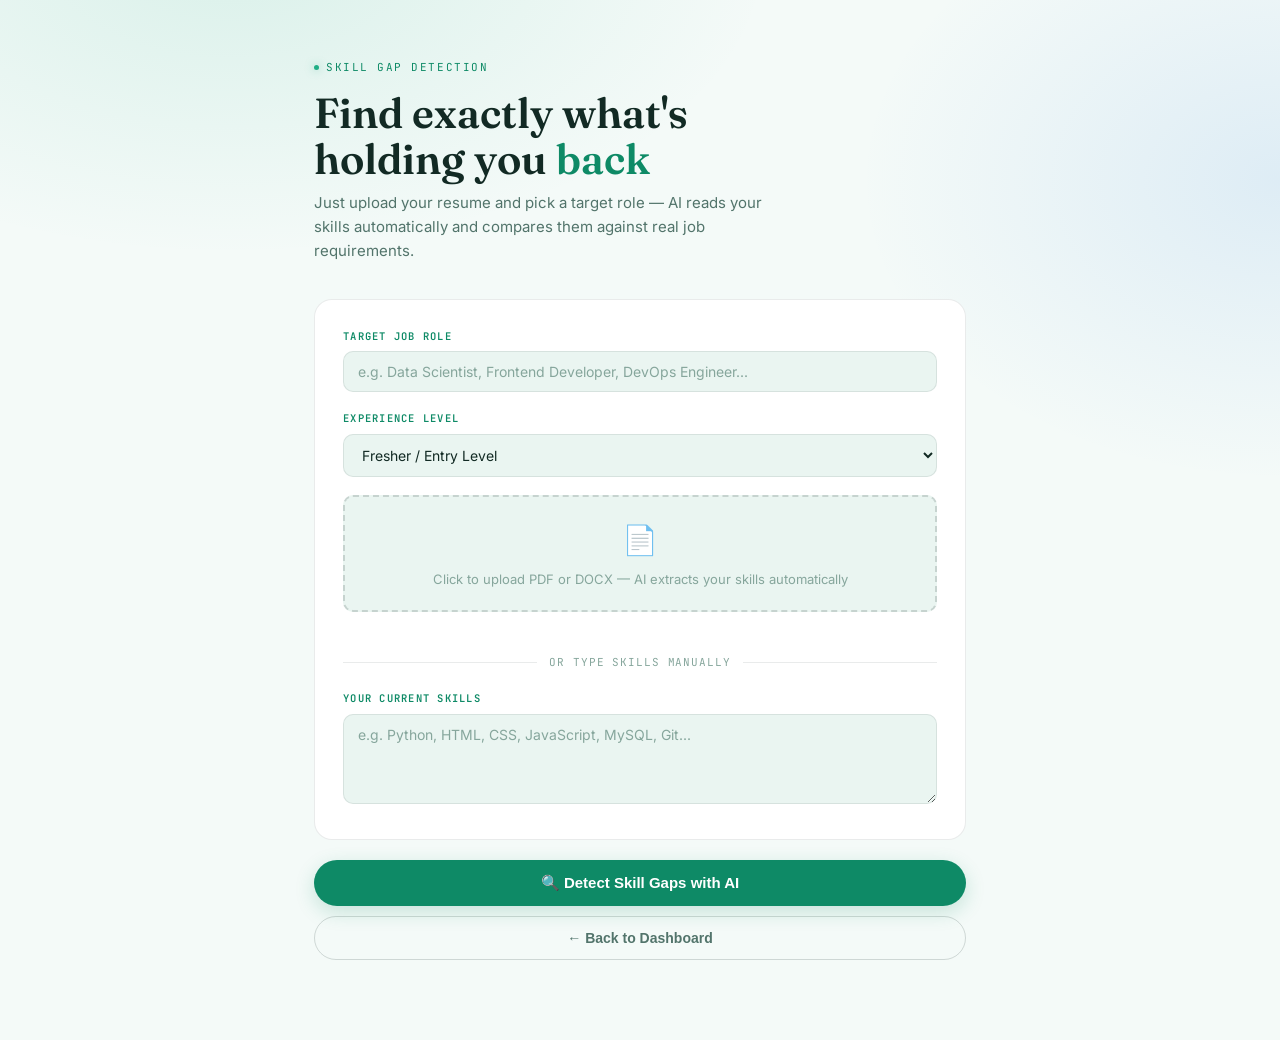
<file: Frontend/skill.html>
<!DOCTYPE html>
<html lang="en">
<head>
<meta charset="UTF-8">
<meta name="viewport" content="width=device-width, initial-scale=1.0">

<!-- ═══════════════════════════════════════
     BACKEND WARM-UP — fires the moment the
     browser starts parsing <head>, in parallel
     with everything else, so Render's container
     + Groq connection are already awake by the
     time "Detect Skill Gaps with AI" is clicked.
═══════════════════════════════════════ -->
<script>
(function warmBackend() {
  fetch("https://ai-interview-simulator-316l.onrender.com/ping").catch(function () {});
})();
</script>

<title>AI Skill Gap Detection — AI Interview Simulator</title>
<link rel="preconnect" href="https://fonts.googleapis.com">
<link rel="preconnect" href="https://fonts.gstatic.com" crossorigin>
<link href="https://fonts.googleapis.com/css2?family=Fraunces:opsz,wght@9..144,400;9..144,600;9..144,700&family=Inter:wght@400;500;600;700&family=JetBrains+Mono:wght@400;500;600&display=swap" rel="stylesheet">
<style>
:root{
    --bg:#F4FAF8; --bg-elevated:#FFFFFF; --surface:#EAF5F1; --surface-2:#DCEEE7;
    --border:rgba(15,42,36,0.09); --border-strong:rgba(15,42,36,0.16);
    --text:#122A24; --text-muted:#52746B; --text-faint:#86A69C;
    --mint:#1FAE85; --mint-deep:#0E8A66; --mint-dim:rgba(31,174,133,0.13);
    --sky:#3D8BE0; --sky-deep:#2569B4; --sky-dim:rgba(61,139,224,0.13);
    --coral:#E0654C; --warn:#D97706;
    --display:'Fraunces',Georgia,serif; --body:'Inter',-apple-system,sans-serif; --mono:'JetBrains Mono','Courier New',monospace;
    --radius:18px; --radius-sm:10px;
}
*{ box-sizing:border-box; margin:0; padding:0; }
html{ scroll-behavior:smooth; }
body{ font-family:var(--body); background:var(--bg); color:var(--text); line-height:1.6; -webkit-font-smoothing:antialiased; min-height:100vh; }
body::before{
    content:""; position:fixed; inset:0; z-index:-2;
    background: radial-gradient(ellipse 900px 500px at 18% -5%, rgba(31,174,133,0.12), transparent 60%),
                radial-gradient(ellipse 700px 500px at 100% 20%, rgba(61,139,224,0.12), transparent 60%), var(--bg);
}
a{ color:inherit; text-decoration:none; }
h1,h2,h3,h4{ font-family:var(--display); margin:0; font-weight:600; }

/* NAVBAR */
.navbar{ position:sticky; top:0; z-index:500; background:rgba(244,250,248,0.82); backdrop-filter:blur(14px) saturate(140%); border-bottom:1px solid var(--border); }
.navbar .inner{ max-width:1180px; margin:0 auto; padding:0 32px; display:flex; align-items:center; justify-content:space-between; height:68px; }
.brand{ display:flex; align-items:center; gap:10px; font-family:var(--display); font-weight:700; font-size:18px; }
.brand span{ color:var(--mint-deep); }
.brand img{ width:34px; height:34px; object-fit:contain; }
.nav-back{ display:inline-flex; align-items:center; gap:6px; font-size:13.5px; font-weight:600; color:var(--text-muted); padding:8px 16px; border-radius:999px; background:var(--surface); border:1px solid var(--border); transition:.2s; }
.nav-back:hover{ color:var(--text); border-color:var(--border-strong); }

/* PAGE */
.page{ max-width:700px; margin:0 auto; padding:52px 24px 80px; }
.eyebrow{ font-family:var(--mono); font-size:11px; letter-spacing:.14em; text-transform:uppercase; color:var(--mint-deep); display:inline-flex; align-items:center; gap:7px; margin-bottom:14px; }
.eyebrow::before{ content:""; width:5px; height:5px; border-radius:50%; background:var(--mint); box-shadow:0 0 8px rgba(31,174,133,0.5); }
.page h1{ font-size:clamp(28px,4vw,42px); line-height:1.1; margin-bottom:8px; }
.page h1 em{ font-style:normal; color:var(--mint-deep); }
.page .sub{ color:var(--text-muted); font-size:15px; margin-bottom:36px; max-width:52ch; }

/* FORM CARD */
.form-card{ background:var(--bg-elevated); border:1px solid var(--border); border-radius:var(--radius); padding:28px; margin-bottom:20px; }
.form-group{ margin-bottom:18px; }
.form-group:last-child{ margin-bottom:0; }
label{ display:block; font-family:var(--mono); font-size:10.5px; font-weight:600; text-transform:uppercase; letter-spacing:.12em; color:var(--mint-deep); margin-bottom:7px; }
input[type=text], textarea, select{
    width:100%; padding:11px 14px; background:var(--surface);
    border:1px solid var(--border); border-radius:var(--radius-sm);
    color:var(--text); font-family:var(--body); font-size:14px; outline:none; transition:border-color .2s;
}
input[type=text]:focus, textarea:focus, select:focus{ border-color:var(--mint); }
input::placeholder, textarea::placeholder{ color:var(--text-faint); }
select option{ background:#fff; color:var(--text); }
textarea{ resize:vertical; min-height:90px; }

.or-divider{ text-align:center; font-family:var(--mono); font-size:11px; color:var(--text-faint); margin:18px 0; display:flex; align-items:center; gap:12px; letter-spacing:.08em; text-transform:uppercase; }
.or-divider::before, .or-divider::after{ content:''; flex:1; height:1px; background:var(--border); }

.upload-area{ border:2px dashed var(--border-strong); border-radius:var(--radius-sm); padding:20px; text-align:center; cursor:pointer; transition:.3s; background:var(--surface); }
.upload-area:hover{ border-color:var(--mint); background:var(--mint-dim); }
.upload-area input{ display:none; }
.upload-icon{ font-size:1.8rem; margin-bottom:6px; }
.upload-area p{ font-size:13px; color:var(--text-faint); }
.file-name{ text-align:center; font-family:var(--mono); font-size:12px; color:var(--mint-deep); margin-top:8px; min-height:16px; }

/* BUTTONS */
.btn-primary{ display:flex; align-items:center; justify-content:center; gap:8px; width:100%; padding:14px; border:none; border-radius:999px; background:var(--mint-deep); color:#fff; font-weight:700; font-size:15px; cursor:pointer; transition:.25s; margin-bottom:10px; box-shadow:0 6px 20px rgba(14,138,102,0.2); }
.btn-primary:hover{ background:#0a7558; transform:translateY(-1px); box-shadow:0 10px 28px rgba(14,138,102,0.3); }
.btn-primary:disabled{ opacity:.5; cursor:not-allowed; transform:none; box-shadow:none; }
.btn-outline{ display:flex; align-items:center; justify-content:center; width:100%; padding:13px; border:1px solid var(--border-strong); border-radius:999px; background:transparent; color:var(--text-muted); font-weight:600; font-size:14px; cursor:pointer; transition:.2s; }
.btn-outline:hover{ border-color:var(--mint); color:var(--mint-deep); }

/* RESULT */
.result{ display:none; margin-top:28px; }

.match-ring-wrap{ text-align:center; margin-bottom:24px; }
.match-ring{
    width:130px; height:130px; border-radius:50%;
    border:6px solid var(--mint); display:inline-flex; flex-direction:column;
    align-items:center; justify-content:center;
    background:var(--mint-dim);
}
.match-ring .pct{ font-family:var(--display); font-size:34px; font-weight:700; }
.match-ring .lbl{ font-family:var(--mono); font-size:10px; text-transform:uppercase; letter-spacing:.1em; color:var(--text-faint); margin-top:2px; }

.section{ background:var(--bg-elevated); border:1px solid var(--border); border-radius:var(--radius); padding:20px; margin-bottom:14px; }
.section-label{ font-family:var(--mono); font-size:10px; text-transform:uppercase; letter-spacing:.12em; color:var(--mint-deep); font-weight:600; margin-bottom:12px; }

.badge{ display:inline-flex; align-items:center; gap:4px; padding:4px 11px; margin:3px; border-radius:999px; font-size:12px; font-weight:500; font-family:var(--mono); border:1px solid; }
.badge-have{ background:rgba(31,174,133,0.12); color:var(--mint-deep); border-color:rgba(31,174,133,0.3); }
.badge-miss{ background:rgba(224,101,76,0.1); color:var(--coral); border-color:rgba(224,101,76,0.3); }
.badge-learn{ background:rgba(217,119,6,0.1); color:var(--warn); border-color:rgba(217,119,6,0.3); }
.badge-detected{ background:rgba(61,139,224,0.1); color:var(--sky-deep); border-color:rgba(61,139,224,0.3); }
.upload-area.busy{ opacity:.7; pointer-events:none; }
.extract-status{ text-align:center; font-family:var(--mono); font-size:12px; color:var(--text-faint); margin-top:8px; }

.bar-row{ display:flex; align-items:center; gap:10px; margin-bottom:10px; }
.bar-lbl{ width:130px; font-size:13px; color:var(--text-muted); flex-shrink:0; }
.bar-track{ flex:1; height:7px; background:var(--surface-2); border-radius:999px; overflow:hidden; }
.bar-fill{ height:100%; border-radius:999px; transition:width 1s ease; }
.bar-fill.green{ background:linear-gradient(90deg,var(--mint),var(--mint-deep)); }
.bar-fill.blue{ background:linear-gradient(90deg,var(--sky),var(--sky-deep)); }
.bar-fill.red{ background:linear-gradient(90deg,var(--coral),#c0392b); }
.bar-val{ width:34px; text-align:right; font-size:12px; font-weight:700; font-family:var(--mono); }

.roadmap-item{ display:flex; gap:14px; align-items:flex-start; margin-bottom:14px; padding-bottom:14px; border-bottom:1px solid var(--border); }
.roadmap-item:last-child{ border-bottom:none; margin-bottom:0; padding-bottom:0; }
.step-num{ width:30px; height:30px; border-radius:50%; background:var(--mint-deep); color:#fff; display:flex; align-items:center; justify-content:center; font-family:var(--mono); font-size:12px; font-weight:700; flex-shrink:0; }
.step-content h4{ font-size:14px; font-weight:600; margin-bottom:3px; color:var(--text); }
.step-content p{ font-size:13px; color:var(--text-muted); line-height:1.5; }
.step-resource{ font-family:var(--mono); font-size:11px; color:var(--mint-deep); margin-top:4px; }

.action-row{ display:grid; grid-template-columns:1fr 1fr; gap:12px; margin-top:6px; }
.action-link{ display:block; text-align:center; padding:12px; border-radius:var(--radius-sm); font-weight:600; font-size:13px; border:1px solid var(--border); transition:.2s; color:var(--text-muted); }
.action-link:hover{ border-color:var(--mint); color:var(--mint-deep); background:var(--mint-dim); }

.spinner{ width:24px; height:24px; border:3px solid var(--surface-2); border-top-color:var(--mint); border-radius:50%; animation:spin .8s linear infinite; margin:0 auto; }
@keyframes spin{ to{ transform:rotate(360deg); } }
.loading{ text-align:center; padding:32px; }
.loading p{ margin-top:12px; font-size:13px; color:var(--text-faint); font-family:var(--mono); }
</style>
</head>
<body>

<div class="page">
    <span class="eyebrow">Skill Gap Detection</span>
    <h1>Find exactly what's<br>holding you <em>back</em></h1>
    <p class="sub">Just upload your resume and pick a target role — AI reads your skills automatically and compares them against real job requirements.</p>

    <div class="form-card">
        <div class="form-group">
            <label>Target Job Role</label>
            <input type="text" id="jobRole" placeholder="e.g. Data Scientist, Frontend Developer, DevOps Engineer...">
        </div>
        <div class="form-group">
            <label>Experience Level</label>
            <select id="expLevel">
                <option value="fresher">Fresher / Entry Level</option>
                <option value="junior">Junior (1–2 years)</option>
                <option value="mid">Mid Level (3–5 years)</option>
                <option value="senior">Senior (5+ years)</option>
            </select>
        </div>
        <div class="upload-area" id="uploadArea" onclick="document.getElementById('resumeFile').click()">
            <div class="upload-icon">📄</div>
            <p>Click to upload PDF or DOCX — AI extracts your skills automatically</p>
            <input type="file" id="resumeFile" accept=".pdf,.docx,.txt" onchange="handleFile(this)">
        </div>
        <div class="file-name" id="fileName"></div>
        <div id="extractedWrap" style="display:none;margin-top:14px;">
            <label>Skills Detected From Resume — <span id="extractedCount">0</span> found</label>
            <div id="extractedSkillsBox"></div>
        </div>

        <div class="or-divider">or type skills manually</div>

        <div class="form-group" style="margin-bottom:0;">
            <label>Your Current Skills</label>
            <textarea id="skills" placeholder="e.g. Python, HTML, CSS, JavaScript, MySQL, Git..."></textarea>
        </div>
    </div>

    <button class="btn-primary" id="analyzeBtn" onclick="analyzeGap()">🔍 Detect Skill Gaps with AI</button>
    <button class="btn-outline" onclick="window.location.href='index.html'">← Back to Dashboard</button>

    <div class="result" id="result">
        <div id="resultContent"></div>
    </div>
</div>

<script>
const BACKEND = "https://ai-interview-simulator-316l.onrender.com";
let extractedSkills = []; // populated immediately once a resume is uploaded

async function handleFile(input) {
    const file = input.files[0];
    if (!file) return;

    document.getElementById('fileName').textContent = '📎 ' + file.name;

    const uploadArea = document.getElementById('uploadArea');
    const extractedWrap = document.getElementById('extractedWrap');
    const extractedBox = document.getElementById('extractedSkillsBox');
    const extractedCount = document.getElementById('extractedCount');

    uploadArea.classList.add('busy');
    extractedWrap.style.display = 'block';
    extractedBox.innerHTML = `<div class="extract-status">🔎 Reading resume and extracting skills…</div>`;

    try {
        const formData = new FormData();
        formData.append("resume", file);
        const res = await fetch(`${BACKEND}/analyze-resume`, { method:"POST", body:formData });
        const data = await res.json();

        extractedSkills = data.ai_skills_found || [];

        if (extractedSkills.length > 0) {
            extractedCount.textContent = extractedSkills.length;
            extractedBox.innerHTML = extractedSkills.map(s=>`<span class="badge badge-detected">📎 ${s}</span>`).join('');
            // Keep the manual textarea in sync as a visible/editable fallback,
            // but the user never has to type it themselves.
            document.getElementById("skills").value = extractedSkills.join(", ");
        } else {
            extractedBox.innerHTML = `<div class="extract-status">No clear skills detected — you can add them manually below.</div>`;
        }
    } catch (e) {
        extractedBox.innerHTML = `<div class="extract-status" style="color:var(--coral);">Couldn't read resume automatically. Add skills manually below.</div>`;
    } finally {
        uploadArea.classList.remove('busy');
    }
}

async function analyzeGap() {
    const jobRole = document.getElementById("jobRole").value.trim();
    const expLevel = document.getElementById("expLevel").value;
    const manualSkills = document.getElementById("skills").value.trim();
    const file = document.getElementById("resumeFile").files[0];

    // Prefer skills auto-extracted from the resume; fall back to manual entry.
    const resumeText = (file && extractedSkills.length > 0)
        ? extractedSkills.join(", ")
        : manualSkills;

    if (!jobRole) { alert("Please enter your target job role"); return; }
    if (!resumeText) { alert("Upload your resume or enter your skills"); return; }

    const btn = document.getElementById("analyzeBtn");
    const result = document.getElementById("result");
    const content = document.getElementById("resultContent");

    btn.disabled = true; btn.textContent = "Analyzing...";
    result.style.display = "block";
    content.innerHTML = `<div class="loading"><div class="spinner"></div><p>Groq AI is detecting skill gaps for ${jobRole}...</p></div>`;

    try {
        const prompt = `You are an expert career counselor and technical recruiter.
Analyze the skill gap for:
- Target Job Role: ${jobRole}
- Experience Level: ${expLevel}
- Current Skills: ${resumeText}

Respond ONLY with valid JSON, no markdown:
{
  "match_percentage": integer 0-100,
  "skills_you_have": ["skill1","skill2"],
  "skills_you_miss": ["skill1","skill2"],
  "priority_skills_to_learn": ["skill1","skill2","skill3"],
  "category_scores": {"Technical Skills": integer, "Tools & Frameworks": integer, "Domain Knowledge": integer, "Soft Skills": integer},
  "learning_roadmap": [
    {"step":1,"skill":"name","reason":"why","resource":"where to learn"},
    {"step":2,"skill":"name","reason":"why","resource":"where to learn"},
    {"step":3,"skill":"name","reason":"why","resource":"where to learn"}
  ],
  "summary": "2-3 sentence assessment"
}`;

        const res = await fetch(`${BACKEND}/assistant`, {
            method:"POST", headers:{"Content-Type":"application/json"},
            body: JSON.stringify({ message: prompt, history: [] })
        });
        const data = await res.json();

        let analysis;
        try {
            const clean = data.reply.replace(/```json/g,"").replace(/```/g,"").trim();
            analysis = JSON.parse(clean);
        } catch(e) {
            content.innerHTML = `<div style="padding:20px;color:var(--coral);text-align:center;">AI response could not be parsed. Please try again.</div>`;
            return;
        }

        const pct = analysis.match_percentage || 0;
        const ringColor = pct >= 70 ? 'var(--mint-deep)' : pct >= 40 ? 'var(--warn)' : 'var(--coral)';
        const ringBg = pct >= 70 ? 'var(--mint-dim)' : pct >= 40 ? 'rgba(217,119,6,0.1)' : 'rgba(224,101,76,0.1)';

        const cats = analysis.category_scores || {};
        const barsHTML = Object.entries(cats).map(([k,v]) => {
            const cls = v >= 70 ? 'green' : v >= 40 ? 'blue' : 'red';
            const col = cls==='green'?'var(--mint-deep)':cls==='blue'?'var(--sky-deep)':'var(--coral)';
            return `<div class="bar-row"><span class="bar-lbl">${k}</span><div class="bar-track"><div class="bar-fill ${cls}" style="width:${v}%"></div></div><span class="bar-val" style="color:${col}">${v}%</span></div>`;
        }).join('');

        const roadmapHTML = (analysis.learning_roadmap||[]).map(item=>`
            <div class="roadmap-item">
                <div class="step-num">${item.step}</div>
                <div class="step-content">
                    <h4>${item.skill}</h4>
                    <p>${item.reason}</p>
                    <p class="step-resource">📚 ${item.resource}</p>
                </div>
            </div>`).join('');

        content.innerHTML = `
            <div class="match-ring-wrap">
                <div class="match-ring" style="border-color:${ringColor};background:${ringBg};">
                    <div class="pct" style="color:${ringColor}">${pct}%</div>
                    <div class="lbl">Match</div>
                </div>
            </div>

            ${analysis.summary?`<div class="section"><div class="section-label">AI Assessment</div><p style="font-size:14px;line-height:1.7;color:var(--text-muted);">${analysis.summary}</p></div>`:''}

            ${barsHTML?`<div class="section"><div class="section-label">Category Scores</div>${barsHTML}</div>`:''}

            <div class="section">
                <div class="section-label">Skills You Have — ${(analysis.skills_you_have||[]).length}</div>
                ${(analysis.skills_you_have||[]).map(s=>`<span class="badge badge-have">✓ ${s}</span>`).join('')||'<p style="font-size:13px;color:var(--text-faint);">None detected</p>'}
            </div>

            <div class="section">
                <div class="section-label">Skills Missing — ${(analysis.skills_you_miss||[]).length}</div>
                ${(analysis.skills_you_miss||[]).map(s=>`<span class="badge badge-miss">✗ ${s}</span>`).join('')||'<p style="font-size:13px;color:var(--mint-deep);">You have all required skills!</p>'}
            </div>

            ${(analysis.priority_skills_to_learn||[]).length?`
            <div class="section">
                <div class="section-label">Priority Skills to Learn</div>
                ${analysis.priority_skills_to_learn.map(s=>`<span class="badge badge-learn">→ ${s}</span>`).join('')}
            </div>`:''}

            ${roadmapHTML?`<div class="section"><div class="section-label">Learning Roadmap</div>${roadmapHTML}</div>`:''}

            <div class="action-row">
                <a href="interview.html" class="action-link">🎙️ Practice Interview</a>
                <a href="resume.html" class="action-link">📄 Analyze Resume</a>
            </div>`;

    } catch(e) {
        content.innerHTML = `<div style="padding:20px;color:var(--coral);text-align:center;">Error connecting to AI. Please try again.</div>`;
    } finally {
        btn.disabled = false;
        btn.textContent = "🔍 Detect Skill Gaps with AI";
    }
}
</script>
</body>
</html>
</file>
